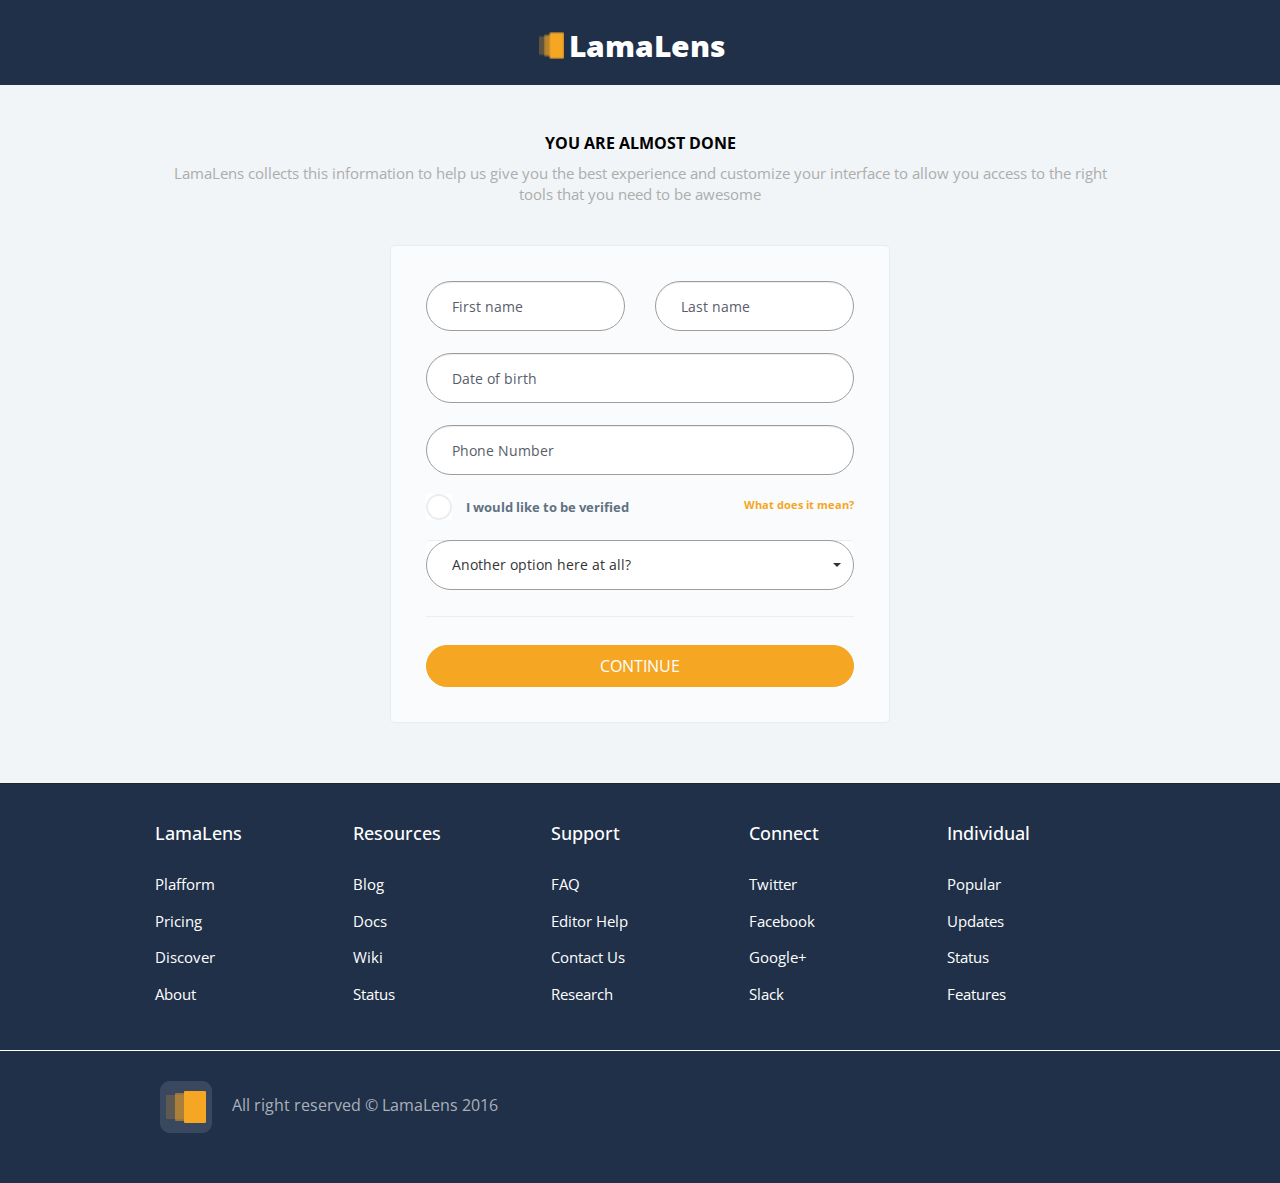
<file: register.html>
<!DOCTYPE html>
<html lang="en">
  <head>
    <meta charset="utf-8">
    <meta http-equiv="X-UA-Compatible" content="IE=edge">
    <meta name="viewport" content="width=device-width, initial-scale=1">
    <title> Lamalens | Almost done </title>
   
    <link href="css/bootstrap.css" rel="stylesheet">
    <link rel="stylesheet" href="font-awesome/css/font-awesome.min.css">
    <link href="css/custom-select.css" rel="stylesheet">
    <link href="http://vjs.zencdn.net/4.12/video-js.css" rel="stylesheet">
    <link href="css/prettyPhoto.css" rel="stylesheet"/>
    <link rel="stylesheet" href="css/style-filter.css"> <!-- Resource style -->
    <link rel="stylesheet" href="css/style.css">
    <link rel="stylesheet" href="css/responsive.css">

    <!--[if lt IE 9]>
      <script src="https://oss.maxcdn.com/html5shiv/3.7.2/html5shiv.min.js"></script>
      <script src="https://oss.maxcdn.com/respond/1.4.2/respond.min.js"></script>
    <![endif]-->

  </head>
  <body>
    <header>
      <nav class="navbar nav-area navbar-inner">
        <div class="container-fluid">
          <!-- Brand and toggle get grouped for better mobile display -->
          <div class="navbar-header">
              <a class="navbar-brand" href="#"> <img src="images/logo.png"> 
                 <span>LamaLens</span> 
              </a>
          </div>
          
        </div><!-- /.container-fluid -->
      </nav>
      <!--- End main nav -->
    </header>
    <section class="container">
       <div class="title-area">

           <h1>YOU ARE ALMOST DONE</h1>
           <p>LamaLens collects this information to help us give you the best experience and customize your interface to allow you access to the right tools that you need to be awesome</p>

       </div>

       <div class="register clear">
            <form class="create-from" action="#" method="">
                 <div class="row form-group">
                     <div class="col-sm-6 first-name">                         
                         <input type="text" class="form-control" placeholder="First name">
                     </div>
                     <div class="col-sm-6">
                         <input type="text" class="form-control" placeholder="Last name">
                     </div>
                 </div>
                 <div class="row form-group">
                     <div class="col-sm-12">
                         <input type="text" class="form-control" placeholder="Date of birth">
                     </div>
                  </div>
                  <div class="row form-group">
                     <div class="col-sm-12">
                         <input type="text" class="form-control" placeholder="Phone Number">
                     </div>
                  </div>

                  <div class="row form-group checkbox">
                     <div class="col-sm-12">
                          <div class="cd-filter-block">
                            <div class="list">                             
                              <input class="filter" type="checkbox" id="verified">
                              <label class="checkbox-label" for="verified"> I would like to be verified</label>

                              <a class="pull-right" href="#">What does it mean?</a>
                            </div> <!-- cd-filter-content -->
                          </div> <!-- cd-filter-block -->
                     </div>
                  </div>
                  <div class="row form-group option-select">
                     <div class="col-sm-12">                        
                         <select class="form-control">
                            <option>Another option here at all?</option>
                            <option>1</option>
                            <option>1</option>
                         </select>
                     </div>
                 </div>
                 <hr>
                 <div class="row">
                    <div class="col-md-12 text-center">
                       <button type="submit" class="btn btn-warning">Continue</button>
                      
                    </div>
                 </div>
            </form>
       </div>
    </section>

    <footer>
       <div class="container">
            <div class="row">
                <div class="footer-wiged">
                   <h4>LamaLens</h4>
                   <ul>
                     <li><a href="#">Plafform</a></li>
                     <li><a href="#">Pricing</a></li>
                     <li><a href="#">Discover</a></li>
                     <li><a href="#">About</a></li>
                   </ul>
                </div>
                <div class="footer-wiged">
                   <h4>Resources</h4>
                   <ul>
                     <li><a href="#">Blog</a></li>
                     <li><a href="#">Docs</a></li>
                     <li><a href="#">Wiki</a></li>
                     <li><a href="#">Status</a></li>
                   </ul>
                </div>
                <div class="footer-wiged">
                   <h4>Support</h4>
                   <ul>
                     <li><a href="#">FAQ</a></li>
                     <li><a href="#">Editor Help</a></li>
                     <li><a href="#">Contact Us</a></li>
                     <li><a href="#">Research</a></li>
                   </ul>
                </div>
                <div class="footer-wiged">
                   <h4>Connect</h4>
                   <ul>
                     <li><a href="#">Twitter</a></li>
                     <li><a href="#">Facebook</a></li>
                     <li><a href="#">Google+</a></li>
                     <li><a href="#">Slack</a></li>
                   </ul>
                </div>
                <div class="footer-wiged">
                   <h4>Individual</h4>
                   <ul>
                     <li><a href="#">Popular</a></li>
                     <li><a href="#">Updates</a></li>
                     <li><a href="#">Status</a></li>
                     <li><a href="#">Features</a></li>
                   </ul>
                </div>
                
            </div>
       </div>
       <div class="footer-bottom">
           <div class="container">
               <img src="images/footer-logo.png"> &nbsp; &nbsp;  All right reserved &copy; LamaLens 2016
           </div>
       </div>
    </footer>


    <script src="js/jquery.js"></script>
    <script src="js/bootstrap.min.js"></script>
    <script src="js/custom-select.js"></script>
    <script src="js/jquery.mixitup.min.js"></script>
    <script src="js/main.js"></script> <!-- Resource jQuery -->
    <script src="http://vjs.zencdn.net/4.12/video.js"></script>
    <script src="js/jquery.prettyPhoto.js"></script>
    <script src="js/custom.js"></script>
       
  </body>
</html>
</file>
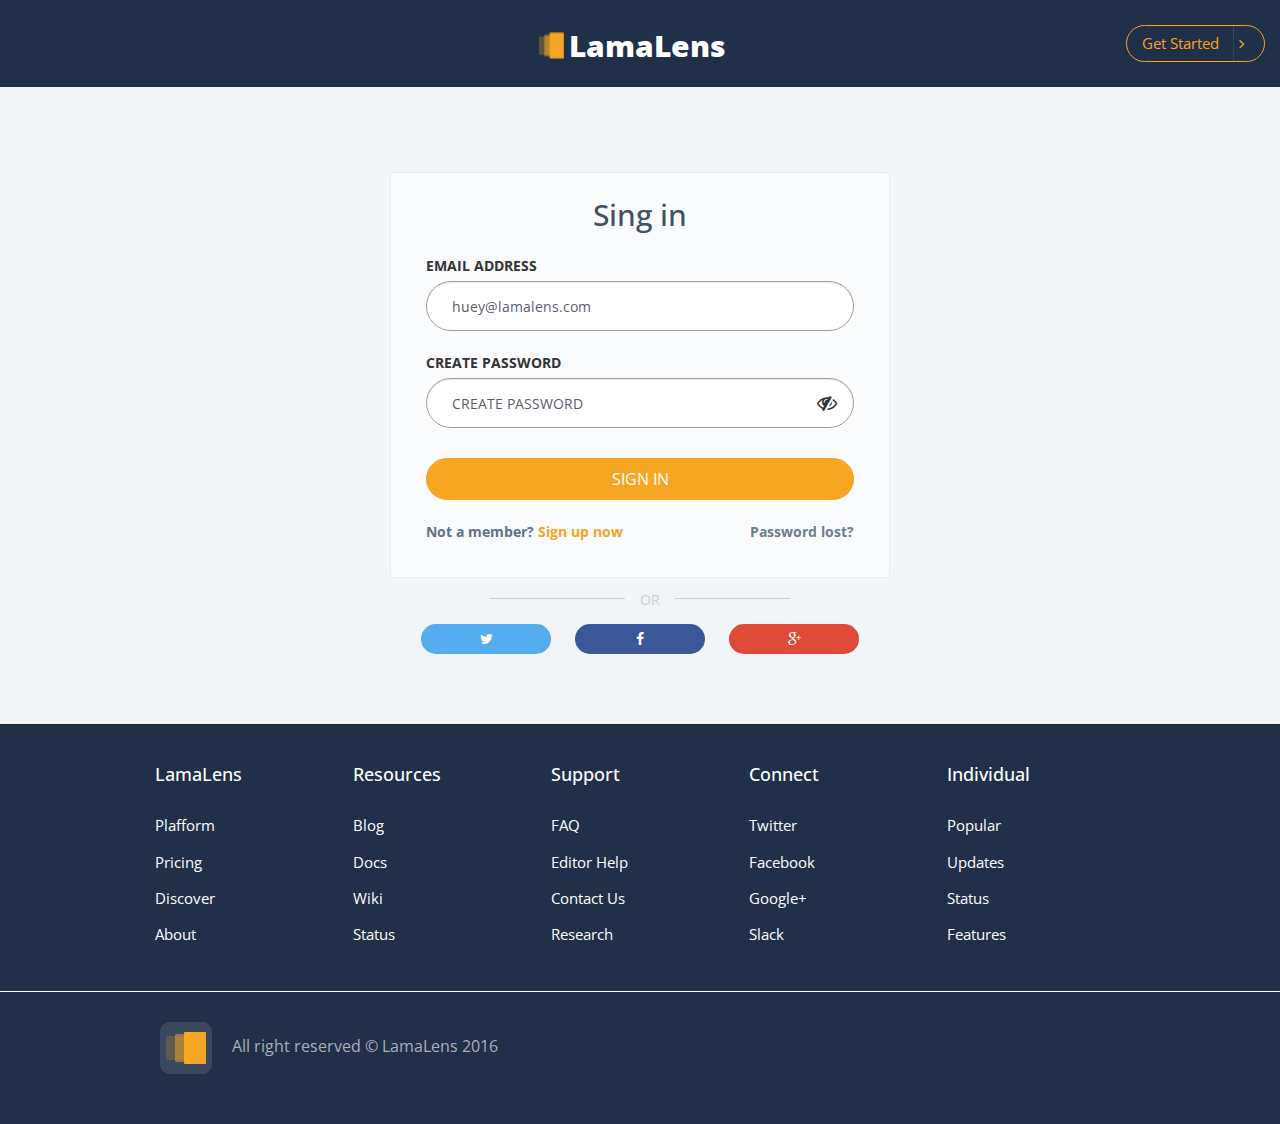
<file: signIn.html>
<!DOCTYPE html>
<html lang="en">
  <head>
    <meta charset="utf-8">
    <meta http-equiv="X-UA-Compatible" content="IE=edge">
    <meta name="viewport" content="width=device-width, initial-scale=1">
    <title> Lamalens | Sing in </title>
   
    <link href="css/bootstrap.css" rel="stylesheet">
    <link rel="stylesheet" href="font-awesome/css/font-awesome.min.css">
    <link href="css/custom-select.css" rel="stylesheet">
    <link href="http://vjs.zencdn.net/4.12/video-js.css" rel="stylesheet">
    <link href="css/prettyPhoto.css" rel="stylesheet"/>
    <link rel="stylesheet" href="css/style-filter.css"> <!-- Resource style -->
    <link rel="stylesheet" href="css/style.css">
    <link rel="stylesheet" href="css/responsive.css">

    <!--[if lt IE 9]>
      <script src="https://oss.maxcdn.com/html5shiv/3.7.2/html5shiv.min.js"></script>
      <script src="https://oss.maxcdn.com/respond/1.4.2/respond.min.js"></script>
    <![endif]-->

  </head>
  <body>
    <header>
      <nav class="navbar nav-area navbar-inner">
        <div class="container-fluid">
          <!-- Brand and toggle get grouped for better mobile display -->
          <div class="navbar-header">
              <a class="navbar-brand" href="#"> <img src="images/logo.png"> 
                 <span>LamaLens</span> 
              </a>
          </div>
          <a class="get-start" href="#"> Get Started  <span class="border"><i class="fa fa-angle-right" aria-hidden="true"></i></span> </a>
          
        </div><!-- /.container-fluid -->
      </nav>
      <!--- End main nav -->
    </header>
    <section class="container">
      
       <div class="register signIn clear">
            <form class="create-from" action="#" method="">
                <h4 class="text-center">Sing in</h4>
                 <div class="row form-group">
                     <div class="col-sm-12">
                         <label for="email">EMAIL ADDRESS</label>
                         <input type="text" id="email" class="form-control" placeholder="huey@lamalens.com">
                     </div>
                 </div>
                 <div class="row form-group">
                     <div class="col-sm-12 has-feedback">
                         <label for="password">CREATE PASSWORD</label>
                         <input type="password" id="password" class="form-control" placeholder="CREATE PASSWORD">
                         <span class="fa fa-eye-slash form-control-feedback" aria-hidden="true"></span>

                     </div>
                  </div>
                 <div class="row form-group">
                    <div class="col-md-12 text-center">
                       <button type="submit" class="btn btn-warning">Sign in</button>

                    </div>
                 </div>
                 <div class="row signin-bottom">
                    <div class="col-md-12">
                       <p class="sing-up pull-left">Not a member? <a href="#">Sign up now</a></p>
                       <p class="password-lost pull-right"><a href="#">Password lost?</a></p>
                    </div>
                 </div>
            </form>
            <div class="footer-social-icon">
              <div class="or"></div>
              <ul class="social-icon">
                <li><a class="twiter" href="#"><i class="fa fa-twitter" aria-hidden="true"></i></a></li>
                <li><a class="facebook" href="#"><i class="fa fa-facebook" aria-hidden="true"></i></a></li>
                <li><a class="googleplus" href="#"><i class="fa fa-google-plus" aria-hidden="true"></i></a></li>
              </ul>
            </div>
       </div>
    </section>

    <footer>
       <div class="container">
            <div class="row">
                <div class="footer-wiged">
                   <h4>LamaLens</h4>
                   <ul>
                     <li><a href="#">Plafform</a></li>
                     <li><a href="#">Pricing</a></li>
                     <li><a href="#">Discover</a></li>
                     <li><a href="#">About</a></li>
                   </ul>
                </div>
                <div class="footer-wiged">
                   <h4>Resources</h4>
                   <ul>
                     <li><a href="#">Blog</a></li>
                     <li><a href="#">Docs</a></li>
                     <li><a href="#">Wiki</a></li>
                     <li><a href="#">Status</a></li>
                   </ul>
                </div>
                <div class="footer-wiged">
                   <h4>Support</h4>
                   <ul>
                     <li><a href="#">FAQ</a></li>
                     <li><a href="#">Editor Help</a></li>
                     <li><a href="#">Contact Us</a></li>
                     <li><a href="#">Research</a></li>
                   </ul>
                </div>
                <div class="footer-wiged">
                   <h4>Connect</h4>
                   <ul>
                     <li><a href="#">Twitter</a></li>
                     <li><a href="#">Facebook</a></li>
                     <li><a href="#">Google+</a></li>
                     <li><a href="#">Slack</a></li>
                   </ul>
                </div>
                <div class="footer-wiged">
                   <h4>Individual</h4>
                   <ul>
                     <li><a href="#">Popular</a></li>
                     <li><a href="#">Updates</a></li>
                     <li><a href="#">Status</a></li>
                     <li><a href="#">Features</a></li>
                   </ul>
                </div>
                
            </div>
       </div>
       <div class="footer-bottom">
           <div class="container">
               <img src="images/footer-logo.png"> &nbsp; &nbsp;  All right reserved &copy; LamaLens 2016
           </div>
       </div>
    </footer>


    <script src="js/jquery.js"></script>
    <script src="js/bootstrap.min.js"></script>
    <script src="js/custom-select.js"></script>
    <script src="js/jquery.mixitup.min.js"></script>
    <script src="js/main.js"></script> <!-- Resource jQuery -->
    <script src="http://vjs.zencdn.net/4.12/video.js"></script>
    <script src="js/jquery.prettyPhoto.js"></script>
    <script src="js/custom.js"></script>
       
  </body>
</html>
</file>
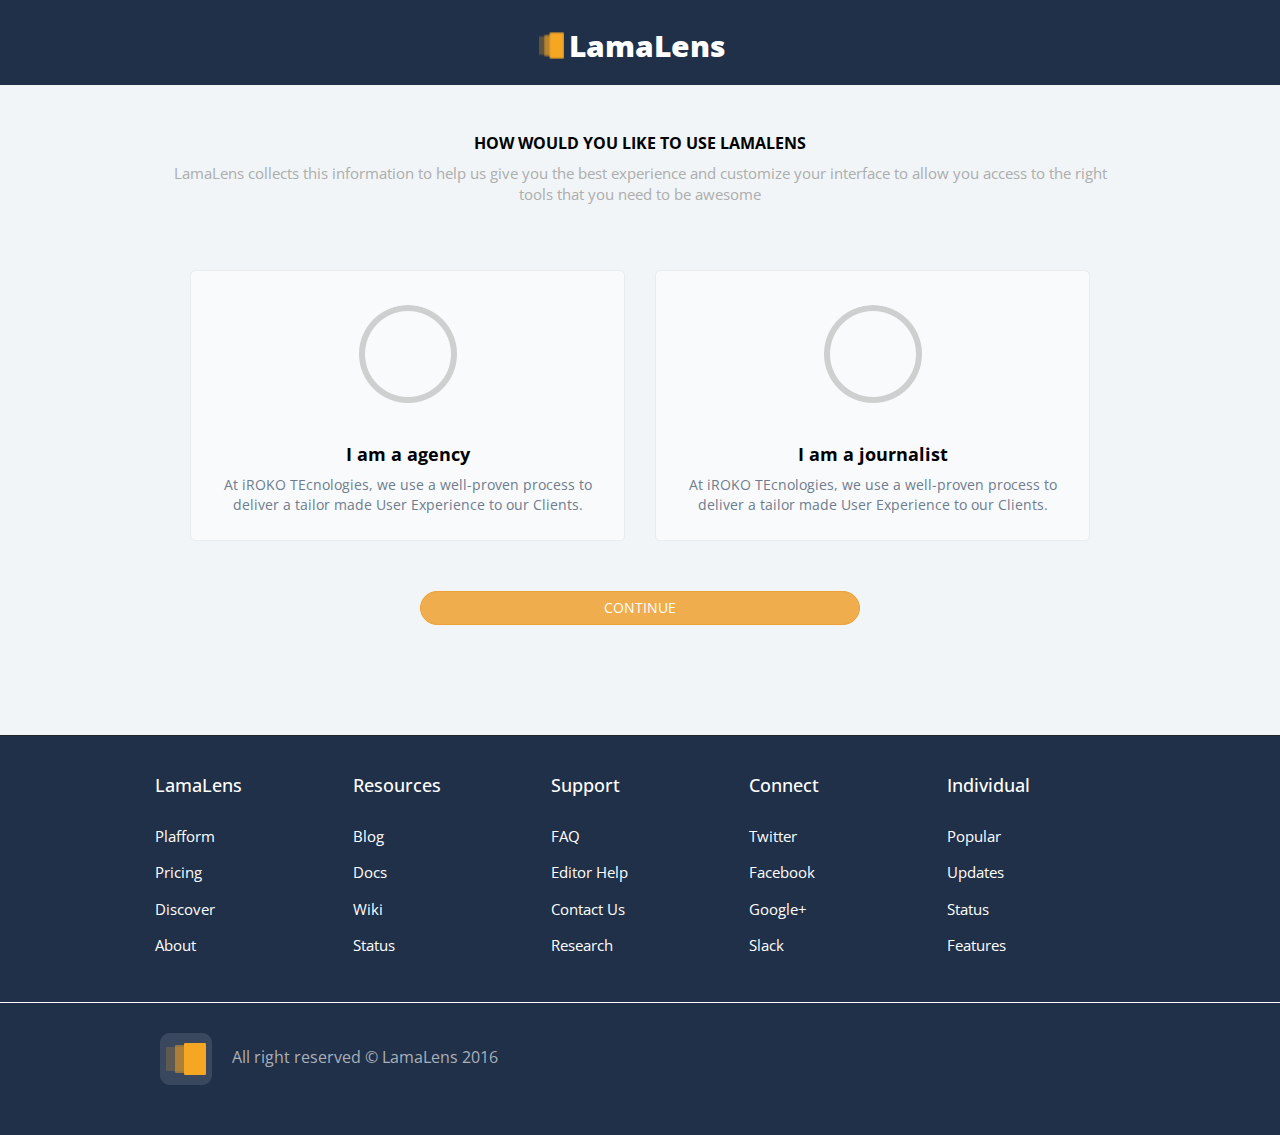
<file: use-lamalens.html>
<!DOCTYPE html>
<html lang="en">
  <head>
    <meta charset="utf-8">
    <meta http-equiv="X-UA-Compatible" content="IE=edge">
    <meta name="viewport" content="width=device-width, initial-scale=1">
    <title> Lamalens | Use Lamalens </title>
   
    <link href="css/bootstrap.css" rel="stylesheet">
    <link rel="stylesheet" href="font-awesome/css/font-awesome.min.css">
    <link href="css/custom-select.css" rel="stylesheet">
    <link href="http://vjs.zencdn.net/4.12/video-js.css" rel="stylesheet">
    <link href="css/prettyPhoto.css" rel="stylesheet"/>
    <link rel="stylesheet" href="css/style-filter.css"> <!-- Resource style -->
    <link rel="stylesheet" href="css/style.css">
    <link rel="stylesheet" href="css/responsive.css">

    <!--[if lt IE 9]>
      <script src="https://oss.maxcdn.com/html5shiv/3.7.2/html5shiv.min.js"></script>
      <script src="https://oss.maxcdn.com/respond/1.4.2/respond.min.js"></script>
    <![endif]-->

  </head>
  <body>
    <header>
      <nav class="navbar nav-area navbar-inner">
        <div class="container-fluid">
          <!-- Brand and toggle get grouped for better mobile display -->
          <div class="navbar-header">
              <a class="navbar-brand" href="#"> <img src="images/logo.png"> 
                 <span>LamaLens</span> 
              </a>
          </div>
          
        </div><!-- /.container-fluid -->
      </nav>
      <!--- End main nav -->
    </header>
    <section class="container">
       <div class="title-area">
           <h1>HOW WOULD YOU LIKE TO USE LAMALENS</h1>
           <p>LamaLens collects this information to help us give you the best experience and customize your interface to allow you access to the right tools that you need to be awesome</p>

       </div>
       <div class="col-md-12 use-lamalens-area">
          <form action="#" method="">
               <div class="col-sm-6">
                   <div class="would-like">
                     
                          <input id="agency" type="radio" name="lamalens" value="agency">
                          <label for="agency"></label>
                     

                       <h4>I am a agency</h4>
                       <p>At iROKO TEcnologies, we use a well-proven process to deliver a tailor made User Experience to our Clients.</p>
                   </div>
               </div>
               <div class="col-sm-6">
                 <div class="would-like">
                      
                        <input id="journalist" type="radio" name="lamalens" value="journalist">
                        <label for="journalist"></label>
                      

                      <h4>I am a journalist</h4>
                       <p>At iROKO TEcnologies, we use a well-proven process to deliver a tailor made User Experience to our Clients.</p>
                  </div>
               </div>
               <div class="col-md-12 text-center clear">
                 <button  type="submit" class="btn btn-warning use-lamalens-submit">CONTINUE</button>
              </div>
          </form>
       </div>
    </section>

    <footer>
       <div class="container">
            <div class="row">
                <div class="footer-wiged">
                   <h4>LamaLens</h4>
                   <ul>
                     <li><a href="#">Plafform</a></li>
                     <li><a href="#">Pricing</a></li>
                     <li><a href="#">Discover</a></li>
                     <li><a href="#">About</a></li>
                   </ul>
                </div>
                <div class="footer-wiged">
                   <h4>Resources</h4>
                   <ul>
                     <li><a href="#">Blog</a></li>
                     <li><a href="#">Docs</a></li>
                     <li><a href="#">Wiki</a></li>
                     <li><a href="#">Status</a></li>
                   </ul>
                </div>
                <div class="footer-wiged">
                   <h4>Support</h4>
                   <ul>
                     <li><a href="#">FAQ</a></li>
                     <li><a href="#">Editor Help</a></li>
                     <li><a href="#">Contact Us</a></li>
                     <li><a href="#">Research</a></li>
                   </ul>
                </div>
                <div class="footer-wiged">
                   <h4>Connect</h4>
                   <ul>
                     <li><a href="#">Twitter</a></li>
                     <li><a href="#">Facebook</a></li>
                     <li><a href="#">Google+</a></li>
                     <li><a href="#">Slack</a></li>
                   </ul>
                </div>
                <div class="footer-wiged">
                   <h4>Individual</h4>
                   <ul>
                     <li><a href="#">Popular</a></li>
                     <li><a href="#">Updates</a></li>
                     <li><a href="#">Status</a></li>
                     <li><a href="#">Features</a></li>
                   </ul>
                </div>
                
            </div>
       </div>
       <div class="footer-bottom">
           <div class="container">
               <img src="images/footer-logo.png"> &nbsp; &nbsp;  All right reserved &copy; LamaLens 2016
           </div>
       </div>
    </footer>


    <script src="js/jquery.js"></script>
    <script src="js/bootstrap.min.js"></script>
    <script src="js/custom-select.js"></script>
    <script src="js/jquery.mixitup.min.js"></script>
    <script src="js/main.js"></script> <!-- Resource jQuery -->
    <script src="http://vjs.zencdn.net/4.12/video.js"></script>
    <script src="js/jquery.prettyPhoto.js"></script>
    <script src="js/custom.js"></script>
       
  </body>
</html>
</file>
<file: css/prettyPhoto.css>
div.pp_default .pp_top,div.pp_default .pp_top .pp_middle,div.pp_default .pp_top .pp_left,div.pp_default .pp_top .pp_right,div.pp_default .pp_bottom,div.pp_default .pp_bottom .pp_left,div.pp_default .pp_bottom .pp_middle,div.pp_default .pp_bottom .pp_right{height:13px}
div.pp_default .pp_top .pp_left{background:url(../images/prettyPhoto/default/sprite.png) -78px -93px no-repeat}
div.pp_default .pp_top .pp_middle{background:url(../images/prettyPhoto/default/sprite_x.png) top left repeat-x}
div.pp_default .pp_top .pp_right{background:url(../images/prettyPhoto/default/sprite.png) -112px -93px no-repeat}
div.pp_default .pp_content .ppt{color:#f8f8f8}
div.pp_default .pp_content_container .pp_left{background:url(../images/prettyPhoto/default/sprite_y.png) -7px 0 repeat-y;padding-left:13px}
div.pp_default .pp_content_container .pp_right{background:url(../images/prettyPhoto/default/sprite_y.png) top right repeat-y;padding-right:13px}
div.pp_default .pp_next:hover{background:url(../images/prettyPhoto/default/sprite_next.png) center right no-repeat;cursor:pointer}
div.pp_default .pp_previous:hover{background:url(../images/prettyPhoto/default/sprite_prev.png) center left no-repeat;cursor:pointer}
div.pp_default .pp_expand{background:url(../images/prettyPhoto/default/sprite.png) 0 -29px no-repeat;cursor:pointer;width:28px;height:28px}
div.pp_default .pp_expand:hover{background:url(../images/prettyPhoto/default/sprite.png) 0 -56px no-repeat;cursor:pointer}
div.pp_default .pp_contract{background:url(../images/prettyPhoto/default/sprite.png) 0 -84px no-repeat;cursor:pointer;width:28px;height:28px}
div.pp_default .pp_contract:hover{background:url(../images/prettyPhoto/default/sprite.png) 0 -113px no-repeat;cursor:pointer}
div.pp_default .pp_close{width:30px;height:30px;background:url(../images/prettyPhoto/default/sprite.png) 2px 1px no-repeat;cursor:pointer}
div.pp_default .pp_gallery ul li a{background:url(../images/prettyPhoto/default/default_thumb.png) center center #f8f8f8;border:1px solid #aaa}
div.pp_default .pp_social{margin-top:7px}
div.pp_default .pp_gallery a.pp_arrow_previous,div.pp_default .pp_gallery a.pp_arrow_next{position:static;left:auto}
div.pp_default .pp_nav .pp_play,div.pp_default .pp_nav .pp_pause{background:url(../images/prettyPhoto/default/sprite.png) -51px 1px no-repeat;height:30px;width:30px}
div.pp_default .pp_nav .pp_pause{background-position:-51px -29px}
div.pp_default a.pp_arrow_previous,div.pp_default a.pp_arrow_next{background:url(../images/prettyPhoto/default/sprite.png) -31px -3px no-repeat;height:20px;width:20px;margin:4px 0 0}
div.pp_default a.pp_arrow_next{left:52px;background-position:-82px -3px}
div.pp_default .pp_content_container .pp_details{margin-top:5px}
div.pp_default .pp_nav{clear:none;height:30px;width:110px;position:relative}
div.pp_default .pp_nav .currentTextHolder{font-family:Georgia;font-style:italic;color:#999;font-size:11px;left:75px;line-height:25px;position:absolute;top:2px;margin:0;padding:0 0 0 10px}
div.pp_default .pp_close:hover,div.pp_default .pp_nav .pp_play:hover,div.pp_default .pp_nav .pp_pause:hover,div.pp_default .pp_arrow_next:hover,div.pp_default .pp_arrow_previous:hover{opacity:0.7}
div.pp_default .pp_description{font-size:11px;font-weight:700;line-height:14px;margin:5px 50px 5px 0}
div.pp_default .pp_bottom .pp_left{background:url(../images/prettyPhoto/default/sprite.png) -78px -127px no-repeat}
div.pp_default .pp_bottom .pp_middle{background:url(../images/prettyPhoto/default/sprite_x.png) bottom left repeat-x}
div.pp_default .pp_bottom .pp_right{background:url(../images/prettyPhoto/default/sprite.png) -112px -127px no-repeat}
div.pp_default .pp_loaderIcon{background:url(../images/prettyPhoto/default/loader.gif) center center no-repeat}
div.light_rounded .pp_top .pp_left{background:url(../images/prettyPhoto/light_rounded/sprite.png) -88px -53px no-repeat}
div.light_rounded .pp_top .pp_right{background:url(../images/prettyPhoto/light_rounded/sprite.png) -110px -53px no-repeat}
div.light_rounded .pp_next:hover{background:url(../images/prettyPhoto/light_rounded/btnNext.png) center right no-repeat;cursor:pointer}
div.light_rounded .pp_previous:hover{background:url(../images/prettyPhoto/light_rounded/btnPrevious.png) center left no-repeat;cursor:pointer}
div.light_rounded .pp_expand{background:url(../images/prettyPhoto/light_rounded/sprite.png) -31px -26px no-repeat;cursor:pointer}
div.light_rounded .pp_expand:hover{background:url(../images/prettyPhoto/light_rounded/sprite.png) -31px -47px no-repeat;cursor:pointer}
div.light_rounded .pp_contract{background:url(../images/prettyPhoto/light_rounded/sprite.png) 0 -26px no-repeat;cursor:pointer}
div.light_rounded .pp_contract:hover{background:url(../images/prettyPhoto/light_rounded/sprite.png) 0 -47px no-repeat;cursor:pointer}
div.light_rounded .pp_close{width:75px;height:22px;background:url(../images/prettyPhoto/light_rounded/sprite.png) -1px -1px no-repeat;cursor:pointer}
div.light_rounded .pp_nav .pp_play{background:url(../images/prettyPhoto/light_rounded/sprite.png) -1px -100px no-repeat;height:15px;width:14px}
div.light_rounded .pp_nav .pp_pause{background:url(../images/prettyPhoto/light_rounded/sprite.png) -24px -100px no-repeat;height:15px;width:14px}
div.light_rounded .pp_arrow_previous{background:url(../images/prettyPhoto/light_rounded/sprite.png) 0 -71px no-repeat}
div.light_rounded .pp_arrow_next{background:url(../images/prettyPhoto/light_rounded/sprite.png) -22px -71px no-repeat}
div.light_rounded .pp_bottom .pp_left{background:url(../images/prettyPhoto/light_rounded/sprite.png) -88px -80px no-repeat}
div.light_rounded .pp_bottom .pp_right{background:url(../images/prettyPhoto/light_rounded/sprite.png) -110px -80px no-repeat}
div.dark_rounded .pp_top .pp_left{background:url(../images/prettyPhoto/dark_rounded/sprite.png) -88px -53px no-repeat}
div.dark_rounded .pp_top .pp_right{background:url(../images/prettyPhoto/dark_rounded/sprite.png) -110px -53px no-repeat}
div.dark_rounded .pp_content_container .pp_left{background:url(../images/prettyPhoto/dark_rounded/contentPattern.png) top left repeat-y}
div.dark_rounded .pp_content_container .pp_right{background:url(../images/prettyPhoto/dark_rounded/contentPattern.png) top right repeat-y}
div.dark_rounded .pp_next:hover{background:url(../images/prettyPhoto/dark_rounded/btnNext.png) center right no-repeat;cursor:pointer}
div.dark_rounded .pp_previous:hover{background:url(../images/prettyPhoto/dark_rounded/btnPrevious.png) center left no-repeat;cursor:pointer}
div.dark_rounded .pp_expand{background:url(../images/prettyPhoto/dark_rounded/sprite.png) -31px -26px no-repeat;cursor:pointer}
div.dark_rounded .pp_expand:hover{background:url(../images/prettyPhoto/dark_rounded/sprite.png) -31px -47px no-repeat;cursor:pointer}
div.dark_rounded .pp_contract{background:url(../images/prettyPhoto/dark_rounded/sprite.png) 0 -26px no-repeat;cursor:pointer}
div.dark_rounded .pp_contract:hover{background:url(../images/prettyPhoto/dark_rounded/sprite.png) 0 -47px no-repeat;cursor:pointer}
div.dark_rounded .pp_close{width:75px;height:22px;background:url(../images/prettyPhoto/dark_rounded/sprite.png) -1px -1px no-repeat;cursor:pointer}
div.dark_rounded .pp_description{margin-right:85px;color:#fff}
div.dark_rounded .pp_nav .pp_play{background:url(../images/prettyPhoto/dark_rounded/sprite.png) -1px -100px no-repeat;height:15px;width:14px}
div.dark_rounded .pp_nav .pp_pause{background:url(../images/prettyPhoto/dark_rounded/sprite.png) -24px -100px no-repeat;height:15px;width:14px}
div.dark_rounded .pp_arrow_previous{background:url(../images/prettyPhoto/dark_rounded/sprite.png) 0 -71px no-repeat}
div.dark_rounded .pp_arrow_next{background:url(../images/prettyPhoto/dark_rounded/sprite.png) -22px -71px no-repeat}
div.dark_rounded .pp_bottom .pp_left{background:url(../images/prettyPhoto/dark_rounded/sprite.png) -88px -80px no-repeat}
div.dark_rounded .pp_bottom .pp_right{background:url(../images/prettyPhoto/dark_rounded/sprite.png) -110px -80px no-repeat}
div.dark_rounded .pp_loaderIcon{background:url(../images/prettyPhoto/dark_rounded/loader.gif) center center no-repeat}
div.dark_square .pp_left,div.dark_square .pp_middle,div.dark_square .pp_right,div.dark_square .pp_content{background:#000}
div.dark_square .pp_description{color:#fff;margin:0 85px 0 0}
div.dark_square .pp_loaderIcon{background:url(../images/prettyPhoto/dark_square/loader.gif) center center no-repeat}
div.dark_square .pp_expand{background:url(../images/prettyPhoto/dark_square/sprite.png) -31px -26px no-repeat;cursor:pointer}
div.dark_square .pp_expand:hover{background:url(../images/prettyPhoto/dark_square/sprite.png) -31px -47px no-repeat;cursor:pointer}
div.dark_square .pp_contract{background:url(../images/prettyPhoto/dark_square/sprite.png) 0 -26px no-repeat;cursor:pointer}
div.dark_square .pp_contract:hover{background:url(../images/prettyPhoto/dark_square/sprite.png) 0 -47px no-repeat;cursor:pointer}
div.dark_square .pp_close{width:75px;height:22px;background:url(../images/prettyPhoto/dark_square/sprite.png) -1px -1px no-repeat;cursor:pointer}
div.dark_square .pp_nav{clear:none}
div.dark_square .pp_nav .pp_play{background:url(../images/prettyPhoto/dark_square/sprite.png) -1px -100px no-repeat;height:15px;width:14px}
div.dark_square .pp_nav .pp_pause{background:url(../images/prettyPhoto/dark_square/sprite.png) -24px -100px no-repeat;height:15px;width:14px}
div.dark_square .pp_arrow_previous{background:url(../images/prettyPhoto/dark_square/sprite.png) 0 -71px no-repeat}
div.dark_square .pp_arrow_next{background:url(../images/prettyPhoto/dark_square/sprite.png) -22px -71px no-repeat}
div.dark_square .pp_next:hover{background:url(../images/prettyPhoto/dark_square/btnNext.png) center right no-repeat;cursor:pointer}
div.dark_square .pp_previous:hover{background:url(../images/prettyPhoto/dark_square/btnPrevious.png) center left no-repeat;cursor:pointer}
div.light_square .pp_expand{background:url(../images/prettyPhoto/light_square/sprite.png) -31px -26px no-repeat;cursor:pointer}
div.light_square .pp_expand:hover{background:url(../images/prettyPhoto/light_square/sprite.png) -31px -47px no-repeat;cursor:pointer}
div.light_square .pp_contract{background:url(../images/prettyPhoto/light_square/sprite.png) 0 -26px no-repeat;cursor:pointer}
div.light_square .pp_contract:hover{background:url(../images/prettyPhoto/light_square/sprite.png) 0 -47px no-repeat;cursor:pointer}
div.light_square .pp_close{width:75px;height:22px;background:url(../images/prettyPhoto/light_square/sprite.png) -1px -1px no-repeat;cursor:pointer}
div.light_square .pp_nav .pp_play{background:url(../images/prettyPhoto/light_square/sprite.png) -1px -100px no-repeat;height:15px;width:14px}
div.light_square .pp_nav .pp_pause{background:url(../images/prettyPhoto/light_square/sprite.png) -24px -100px no-repeat;height:15px;width:14px}
div.light_square .pp_arrow_previous{background:url(../images/prettyPhoto/light_square/sprite.png) 0 -71px no-repeat}
div.light_square .pp_arrow_next{background:url(../images/prettyPhoto/light_square/sprite.png) -22px -71px no-repeat}
div.light_square .pp_next:hover{background:url(../images/prettyPhoto/light_square/btnNext.png) center right no-repeat;cursor:pointer}
div.light_square .pp_previous:hover{background:url(../images/prettyPhoto/light_square/btnPrevious.png) center left no-repeat;cursor:pointer}
div.facebook .pp_top .pp_left{background:url(../images/prettyPhoto/facebook/sprite.png) -88px -53px no-repeat}
div.facebook .pp_top .pp_middle{background:url(../images/prettyPhoto/facebook/contentPatternTop.png) top left repeat-x}
div.facebook .pp_top .pp_right{background:url(../images/prettyPhoto/facebook/sprite.png) -110px -53px no-repeat}
div.facebook .pp_content_container .pp_left{background:url(../images/prettyPhoto/facebook/contentPatternLeft.png) top left repeat-y}
div.facebook .pp_content_container .pp_right{background:url(../images/prettyPhoto/facebook/contentPatternRight.png) top right repeat-y}
div.facebook .pp_expand{background:url(../images/prettyPhoto/facebook/sprite.png) -31px -26px no-repeat;cursor:pointer}
div.facebook .pp_expand:hover{background:url(../images/prettyPhoto/facebook/sprite.png) -31px -47px no-repeat;cursor:pointer}
div.facebook .pp_contract{background:url(../images/prettyPhoto/facebook/sprite.png) 0 -26px no-repeat;cursor:pointer}
div.facebook .pp_contract:hover{background:url(../images/prettyPhoto/facebook/sprite.png) 0 -47px no-repeat;cursor:pointer}
div.facebook .pp_close{width:22px;height:22px;background:url(../images/prettyPhoto/facebook/sprite.png) -1px -1px no-repeat;cursor:pointer}
div.facebook .pp_description{margin:0 37px 0 0}
div.facebook .pp_loaderIcon{background:url(../images/prettyPhoto/facebook/loader.gif) center center no-repeat}
div.facebook .pp_arrow_previous{background:url(../images/prettyPhoto/facebook/sprite.png) 0 -71px no-repeat;height:22px;margin-top:0;width:22px}
div.facebook .pp_arrow_previous.disabled{background-position:0 -96px;cursor:default}
div.facebook .pp_arrow_next{background:url(../images/prettyPhoto/facebook/sprite.png) -32px -71px no-repeat;height:22px;margin-top:0;width:22px}
div.facebook .pp_arrow_next.disabled{background-position:-32px -96px;cursor:default}
div.facebook .pp_nav{margin-top:0}
div.facebook .pp_nav p{font-size:15px;padding:0 3px 0 4px}
div.facebook .pp_nav .pp_play{background:url(../images/prettyPhoto/facebook/sprite.png) -1px -123px no-repeat;height:22px;width:22px}
div.facebook .pp_nav .pp_pause{background:url(../images/prettyPhoto/facebook/sprite.png) -32px -123px no-repeat;height:22px;width:22px}
div.facebook .pp_next:hover{background:url(../images/prettyPhoto/facebook/btnNext.png) center right no-repeat;cursor:pointer}
div.facebook .pp_previous:hover{background:url(../images/prettyPhoto/facebook/btnPrevious.png) center left no-repeat;cursor:pointer}
div.facebook .pp_bottom .pp_left{background:url(../images/prettyPhoto/facebook/sprite.png) -88px -80px no-repeat}
div.facebook .pp_bottom .pp_middle{background:url(../images/prettyPhoto/facebook/contentPatternBottom.png) top left repeat-x}
div.facebook .pp_bottom .pp_right{background:url(../images/prettyPhoto/facebook/sprite.png) -110px -80px no-repeat}
div.pp_pic_holder a:focus{outline:none}
div.pp_overlay{background:#000;display:none;left:0;position:absolute;top:0;width:100%;z-index:9500}
div.pp_pic_holder{display:none;position:absolute;width:100px;z-index:10000}
.pp_content{height:40px;min-width:40px}
* html .pp_content{width:40px}
.pp_content_container{position:relative;text-align:left;width:100%}
.pp_content_container .pp_left{padding-left:20px}
.pp_content_container .pp_right{padding-right:20px}
.pp_content_container .pp_details{float:left;margin:10px 0 2px}
.pp_description{display:none;margin:0}
.pp_social{float:left;margin:0}
.pp_social .facebook{float:left;margin-left:5px;width:55px;overflow:hidden}
.pp_social .twitter{float:left}
.pp_nav{clear:right;float:left;margin:3px 10px 0 0}
.pp_nav p{float:left;white-space:nowrap;margin:2px 4px}
.pp_nav .pp_play,.pp_nav .pp_pause{float:left;margin-right:4px;text-indent:-10000px}
a.pp_arrow_previous,a.pp_arrow_next{display:block;float:left;height:15px;margin-top:3px;overflow:hidden;text-indent:-10000px;width:14px}
.pp_hoverContainer{position:absolute;top:0;width:100%;z-index:2000}
.pp_gallery{display:none;left:50%;margin-top:-50px;position:absolute;z-index:10000}
.pp_gallery div{float:left;overflow:hidden;position:relative}
.pp_gallery ul{float:left;height:35px;position:relative;white-space:nowrap;margin:0 0 0 5px;padding:0}
.pp_gallery ul a{border:1px rgba(0,0,0,0.5) solid;display:block;float:left;height:33px;overflow:hidden}
.pp_gallery ul a img{border:0}
.pp_gallery li{display:block;float:left;margin:0 5px 0 0;padding:0}
.pp_gallery li.default a{background:url(../images/prettyPhoto/facebook/default_thumbnail.gif) 0 0 no-repeat;display:block;height:33px;width:50px}
.pp_gallery .pp_arrow_previous,.pp_gallery .pp_arrow_next{margin-top:7px!important}
a.pp_next{background:url(../images/prettyPhoto/light_rounded/btnNext.png) 10000px 10000px no-repeat;display:block;float:right;height:100%;text-indent:-10000px;width:49%}
a.pp_previous{background:url(../images/prettyPhoto/light_rounded/btnNext.png) 10000px 10000px no-repeat;display:block;float:left;height:100%;text-indent:-10000px;width:49%}
a.pp_expand,a.pp_contract{cursor:pointer;display:none;height:20px;position:absolute;right:30px;text-indent:-10000px;top:10px;width:20px;z-index:20000}
a.pp_close{position:absolute;right:0;top:0;display:block;line-height:22px;text-indent:-10000px}
.pp_loaderIcon{display:block;height:24px;left:50%;position:absolute;top:50%;width:24px;margin:-12px 0 0 -12px}
#pp_full_res{line-height:1!important}
#pp_full_res .pp_inline{text-align:left}
#pp_full_res .pp_inline p{margin:0 0 15px}
div.ppt{color:#fff;display:none;font-size:17px;z-index:9999;margin:0 0 5px 15px}
div.pp_default .pp_content,div.light_rounded .pp_content{background-color:#fff}
div.pp_default #pp_full_res .pp_inline,div.light_rounded .pp_content .ppt,div.light_rounded #pp_full_res .pp_inline,div.light_square .pp_content .ppt,div.light_square #pp_full_res .pp_inline,div.facebook .pp_content .ppt,div.facebook #pp_full_res .pp_inline{color:#000}
div.pp_default .pp_gallery ul li a:hover,div.pp_default .pp_gallery ul li.selected a,.pp_gallery ul a:hover,.pp_gallery li.selected a{border-color:#fff}
div.pp_default .pp_details,div.light_rounded .pp_details,div.dark_rounded .pp_details,div.dark_square .pp_details,div.light_square .pp_details,div.facebook .pp_details{position:relative}
div.light_rounded .pp_top .pp_middle,div.light_rounded .pp_content_container .pp_left,div.light_rounded .pp_content_container .pp_right,div.light_rounded .pp_bottom .pp_middle,div.light_square .pp_left,div.light_square .pp_middle,div.light_square .pp_right,div.light_square .pp_content,div.facebook .pp_content{background:#fff}
div.light_rounded .pp_description,div.light_square .pp_description{margin-right:85px}
div.light_rounded .pp_gallery a.pp_arrow_previous,div.light_rounded .pp_gallery a.pp_arrow_next,div.dark_rounded .pp_gallery a.pp_arrow_previous,div.dark_rounded .pp_gallery a.pp_arrow_next,div.dark_square .pp_gallery a.pp_arrow_previous,div.dark_square .pp_gallery a.pp_arrow_next,div.light_square .pp_gallery a.pp_arrow_previous,div.light_square .pp_gallery a.pp_arrow_next{margin-top:12px!important}
div.light_rounded .pp_arrow_previous.disabled,div.dark_rounded .pp_arrow_previous.disabled,div.dark_square .pp_arrow_previous.disabled,div.light_square .pp_arrow_previous.disabled{background-position:0 -87px;cursor:default}
div.light_rounded .pp_arrow_next.disabled,div.dark_rounded .pp_arrow_next.disabled,div.dark_square .pp_arrow_next.disabled,div.light_square .pp_arrow_next.disabled{background-position:-22px -87px;cursor:default}
div.light_rounded .pp_loaderIcon,div.light_square .pp_loaderIcon{background:url(../images/prettyPhoto/light_rounded/loader.gif) center center no-repeat}
div.dark_rounded .pp_top .pp_middle,div.dark_rounded .pp_content,div.dark_rounded .pp_bottom .pp_middle{background:url(../images/prettyPhoto/dark_rounded/contentPattern.png) top left repeat}
div.dark_rounded .currentTextHolder,div.dark_square .currentTextHolder{color:#c4c4c4}
div.dark_rounded #pp_full_res .pp_inline,div.dark_square #pp_full_res .pp_inline{color:#fff}
.pp_top,.pp_bottom{height:20px;position:relative}
* html .pp_top,* html .pp_bottom{padding:0 20px}
.pp_top .pp_left,.pp_bottom .pp_left{height:20px;left:0;position:absolute;width:20px}
.pp_top .pp_middle,.pp_bottom .pp_middle{height:20px;left:20px;position:absolute;right:20px}
* html .pp_top .pp_middle,* html .pp_bottom .pp_middle{left:0;position:static}
.pp_top .pp_right,.pp_bottom .pp_right{height:20px;left:auto;position:absolute;right:0;top:0;width:20px}
.pp_fade,.pp_gallery li.default a img{display:none}
</file>
<file: css/style-filter.css>
html {
  font-size: 62.5%;
}

html * {
  -webkit-font-smoothing: antialiased;
  -moz-osx-font-smoothing: grayscale;
}

a {
  color: #41307c;
  text-decoration: none;
}

/* -------------------------------- 

Main Components 

-------------------------------- */

.cd-filter-content.list{
  margin-bottom: 0;
  margin-top: 10px;
}

.cd-header {
  position: relative;
  height: 150px;
  background-color: #331d35;
}
.cd-header h1 {
  color: #ffffff;
  line-height: 150px;
  text-align: center;
  font-size: 2.4rem;
  font-weight: 300;
}

.filter-sort-area{
   float: right;
   display: inline-block;
   margin-top: 5px;
}
@media only screen and (min-width: 1170px) {
  .cd-header {
    height: 180px;
  }
  .cd-header h1 {
    line-height: 180px;
  }
}

.cd-main-content {
  position: relative;
  min-height: 100vh;
  overflow: hidden;
}
.cd-main-content:after {
  content: "";
  display: table;
  clear: both;
}
.cd-main-content.is-fixed .cd-tab-filter-wrapper {
  position: relative;
  top: 0;
  left: 0;
  width: 100%;
  z-index: 1000;
}
.cd-main-content.is-fixed .cd-gallery {
  padding-top:30px;
}
/*.cd-main-content.is-fixed .cd-filter {
  position: fixed;
  height: 100vh;
  overflow: hidden;
}*/
.cd-main-content.is-fixed .cd-filter form {
  height: 100vh;
  overflow: auto;
  -webkit-overflow-scrolling: touch;
}
.cd-main-content.is-fixed .cd-filter-trigger {
  position: absolute;
}
@media only screen and (min-width: 768px) {
  .cd-main-content.is-fixed .cd-gallery {
    padding-top:30px;
  }
}
@media only screen and (min-width: 1170px) {
  .cd-main-content.is-fixed .cd-gallery {
    padding-top: 10px;
  }
}

/* -------------------------------- 

xtab-filter 

-------------------------------- */
.cd-tab-filter-wrapper {
  z-index: 1;
  padding-bottom: 50px;
  clear: both;
}

.cd-tab-filter-wrapper:after {
  content: "";
  display: table;
  clear: both;
}

.cd-tab-filter {
  /* tabbed navigation style on mobile - dropdown */
  position: relative;
  height: 50px;
  width: 140px;
  margin: 0 auto;
  z-index: 1;
}
.cd-tab-filter::after {
  /* small arrow icon */
  content: '';
  position: absolute;
  right: 14px;
  top: 50%;
  bottom: auto;
  -webkit-transform: translateY(-50%);
  -moz-transform: translateY(-50%);
  -ms-transform: translateY(-50%);
  -o-transform: translateY(-50%);
  transform: translateY(-50%);
  display: inline-block;
  width: 16px;
  height: 16px;
  background: url("../img/cd-icon-arrow.svg") no-repeat center center;
  -webkit-transition: all 0.3s;
  -moz-transition: all 0.3s;
  transition: all 0.3s;
  pointer-events: none;
}
.cd-tab-filter ul {
  position: absolute;
  top: 0;
  left: 0;
}
.cd-tab-filter li {
  display: none;
}
.cd-tab-filter li:first-child {
  /* this way the placehodler is alway visible */
  display: block;
}
.cd-tab-filter a {
  display: block;
  /* set same size of the .cd-tab-filter */
  width: 140px;
  padding-left: 14px;
}
.cd-tab-filter a.selected {
  background: #41307c;
  color: #ffffff;
}
.cd-tab-filter.is-open::after {
  /* small arrow rotation */
  -webkit-transform: translateY(-50%) rotate(-180deg);
  -moz-transform: translateY(-50%) rotate(-180deg);
  -ms-transform: translateY(-50%) rotate(-180deg);
  -o-transform: translateY(-50%) rotate(-180deg);
  transform: translateY(-50%) rotate(-180deg);
}
.cd-tab-filter.is-open ul {
  box-shadow: inset 0 -2px 0 #41307c, 0 2px 10px rgba(0, 0, 0, 0.2);
}
.cd-tab-filter.is-open ul li {
  display: block;
}
.cd-tab-filter.is-open .placeholder a {
  /* reduces the opacity of the placeholder on mobile when the menu is open */
  opacity: .4;
}
@media only screen and (min-width: 768px) {
  .cd-tab-filter {
    /* tabbed navigation style on medium devices */
    width: auto;
    cursor: auto;
  }
  .cd-tab-filter::after {
    /* hide the arrow */
    display: none;
  }
  .cd-tab-filter ul {
    position: static;
    box-shadow: none;
    text-align: center;
    margin-bottom: 0;
    margin-left:0;
  }
  .cd-tab-filter li {
    display: inline-block;
    height: 50px;
  }
  .cd-tab-filter li.placeholder {
    display: none !important;
  }

.cd-filters li a {
    display: inline-block;
    padding: 5px 5px;
    width: auto;
    color: #8092a6;
    text-transform: uppercase;
    font-weight: 400;
    font-size: 20px;
    margin: 0;
    margin-top: 0;
}

  .no-touch .cd-filters li a:hover, .cd-filters li a:hover{
     color: #000;
     border-bottom:3px solid #f5a623;
  }
  .cd-filters li a.selected {
    background: transparent;
    color:#000;
    border-bottom:3px solid #f5a623;
    font-weight: 600;
    text-decoration: none;
    /* create border bottom using box-shadow property */
  }
  .cd-tab-filter.is-open ul li {
    display: inline-block;
  }
}
@media only screen and (min-width: 1170px) {
  .cd-tab-filter {
    /* tabbed navigation on big devices */
    width: 100%;
    float: right;
    margin: 0;
    -webkit-transition: width 0.3s;
    -moz-transition: width 0.3s;
    transition: width 0.3s;
  }
  .cd-tab-filter.filter-is-visible {
    /* reduce width when filter is visible */
    width:100%;
  }
}

/* -------------------------------- 

xgallery 

-------------------------------- */
.cd-gallery {
  padding: 26px 5%;
  width: 78%;
  float: right;
}
.cd-gallery li {
  margin-bottom: 1.6em;
  display: none;
}
.cd-gallery li.gap {
  /* used in combination with text-align: justify to align gallery elements */
  opacity: 0;
  height: 0;
  display: inline-block;
}
.cd-gallery img {
  display: inline-block;
}
.cd-gallery .cd-fail-message {
  display: none;
  text-align: center;
}
@media only screen and (min-width: 768px) {
  .cd-gallery {
    padding: 40px 3%;
  }
  .cd-gallery ul {
    text-align: justify;
    display: inline-block;
  }
  .cd-gallery ul:after {
    content: "";
    display: table;
    clear: both;
  }
  .cd-gallery .video-thumb-gallary ul li {
    width:33%;
    margin-bottom: 20px;
  }
}
@media only screen and (min-width: 1170px) {
  .cd-gallery {
    padding:0 0 0 100px;
    float: right;
    -webkit-transition: width 0.3s;
    -moz-transition: width 0.3s;
    transition: width 0.3s;
  }
  .cd-gallery li {
    width:33%;
    -webkit-transition: all 0.3s;
    -moz-transition: all 0.3s;
    transition: all 0.3s;
  }
  .cd-gallery.filter-is-visible {
    /* reduce width when filter is visible */
    width:100%;
  }
}

/* -------------------------------- 

xfilter 

-------------------------------- */
.cd-filter {
  position: absolute;
  top: 0;
  left: 0;
  width: 310px;
  height: auto;
  background: #fff;
  box-shadow: 4px 4px 20px transparent;
  z-index:1000;
  /* Force Hardware Acceleration in WebKit */
  -webkit-transform: translateZ(0);
  -moz-transform: translateZ(0);
  -ms-transform: translateZ(0);
  -o-transform: translateZ(0);
  transform: translateZ(0);
  -webkit-backface-visibility: hidden;
  backface-visibility: hidden;
  -webkit-transform: translateX(-100%);
  -moz-transform: translateX(-100%);
  -ms-transform: translateX(-100%);
  -o-transform: translateX(-100%);
  transform: translateX(-100%);
  -webkit-transition: -webkit-transform 0.3s, box-shadow 0.3s;
  -moz-transition: -moz-transform 0.3s, box-shadow 0.3s;
  transition: transform 0.3s, box-shadow 0.3s;
}
.cd-filter::before {
  /* top colored bar */
  content: '';
  position: absolute;
  top: 0;
  left: 0;
  height: 50px;
  width: 100%;
  background-color: #fff;
  z-index: 2;
  border-bottom: 1px solid #eaeaea
}
.cd-filter form {
  padding: 70px 20px;
}
.cd-filter .cd-close {
  position: absolute;
  top: 0;
  right: 0;
  height: 50px;
  line-height: 50px;
  width: 60px;
  color: #f6ac32;
  font-size: 1.3rem;
  text-align: center;
  opacity:1;
  z-index: 3;
  text-transform: uppercase;
}
.no-touch .cd-filter .cd-close:hover {
  background: #32255f;
}
.cd-filter.filter-is-visible {
  -webkit-transform: translateX(0);
  -moz-transform: translateX(0);
  -ms-transform: translateX(0);
  -o-transform: translateX(0);
  transform: translateX(0);
  box-shadow: 4px 4px 20px rgba(0, 0, 0, 0.2);
}
.cd-filter.filter-is-visible .cd-close {
  opacity: 1;
}
@media only screen and (min-width: 1170px) {
  .cd-filter {
    width: 22%;
  }
  .cd-filter form {
    padding: 70px 0;
    background: #fff;
    border-right: 1px solid #eaeaea
  }
}

.cd-filter-trigger {
  position: relative;
  background: red;
  top: 0;
  left: 0;
  height: 50px;
  line-height: 50px;
  width: 60px;
  /* image replacement */
  overflow: hidden;
  text-indent: 100%;
  color: transparent;
  white-space: nowrap;
  /*background: transparent url("../images/filter-icon.png") no-repeat center center;*/
  z-index:60;
}
.cd-filter-trigger.filter-is-visible {
  pointer-events: none;
}
@media only screen and (min-width: 1170px) {
  .cd-filter-trigger {
    width: auto;
    left: 2%;
    text-indent: 0;
    color: #9a9a9a;
    text-transform: uppercase;
    font-size: 1.3rem;
    font-weight: 700;
    padding-left: 24px;
    background-position: left center;
    -webkit-transition: color 0.3s;
    -moz-transition: color 0.3s;
    transition: color 0.3s;
  }
  .cd-filter-trigger:hover {
    width: auto;
    left: 2%;
    text-indent: 0;
    color: #9a9a9a;
    text-transform: uppercase;
    font-size: 1.3rem;
    font-weight: 700;
    padding-left: 24px;
    background-position: left center;
    -webkit-transition: color 0.3s;
    -moz-transition: color 0.3s;
    transition: color 0.3s;
  }
  .no-touch .cd-filter-trigger:hover {
    color: #b8bfc6;
  }
  .cd-filter-trigger.filter-is-visible, .cd-filter-trigger.filter-is-visible:hover {
    color: #ffffff;
  }
}

/* -------------------------------- 

xcustom form elements 

-------------------------------- */
.cd-filter-block {
  padding:20px 10%; 
  border-bottom: 1px solid #eaeaea 
}
.cd-filter-block h4 {
  /* filter block title */
  position: relative;
  margin-bottom: .2em;
  padding: 10px 0;
  color: #000;
  text-transform: uppercase;
  font-weight:600;
  font-size: 14px;
  -webkit-user-select: none;
  -moz-user-select: none;
  -ms-user-select: none;
  user-select: none;
  cursor: pointer;
  margin: 0;

}
.no-touch .cd-filter-block h4:hover {
  color: #41307c;
}
.cd-filter-block h4::before {
  /* arrow */
  content: '';
  position: absolute;
  right: 0;
  top:11px;
  width:18px;
  height:17px;
  background: url(../images/filter-minus.png) no-repeat center center;
}
.cd-filter-block h4.closed::before {
   background: url("../images/filter-plus.png") no-repeat center center;
}
.cd-filter-block input, .cd-filter-block select,
.cd-filter-block .radio-label::before,
.cd-filter-block .checkbox-label::before {
  /* shared style for input elements */
  font-family: "Open Sans", sans-serif;
  border-radius: 0;
  background-color: #232527;
}
.cd-filter-block input[type='search'],
.cd-filter-block input[type='text'],
.cd-filter-block select {
  width: 100%;
  padding: .8em;
  -webkit-appearance: none;
  -moz-appearance: none;
  -ms-appearance: none;
  -o-appearance: none;
  appearance: none;
  box-shadow: none;
}
.cd-filter-block input[type='search']:focus,
.cd-filter-block input[type='text']:focus,
.cd-filter-block select:focus {
  outline: none;
  background-color: #ffffff;
  border-color: #41307c;
}
.cd-filter-block input[type='search'] {
  /* custom style for the search element */
  border-color: transparent;
  background-color: #e6e6e6;
  /* prevent jump - ios devices */
  font-size: 1.6rem !important;
}
.cd-filter-block input[type='search']::-webkit-search-cancel-button {
  display: none;
}
.cd-filter-block .cd-select {
  /* select element wrapper */
  position: relative;
}
.cd-filter-block .cd-select::after {
  /* switcher arrow for select element */
  content: '';
  position: absolute;
  z-index: 1;
  right: 14px;
  top: 50%;
  -webkit-transform: translateY(-50%);
  -moz-transform: translateY(-50%);
  -ms-transform: translateY(-50%);
  -o-transform: translateY(-50%);
  transform: translateY(-50%);
  display: block;
  width: 16px;
  height: 16px;
  background: url("../img/cd-icon-arrow.svg") no-repeat center center;
  pointer-events: none;
}

.cd-filter-block select {
  cursor: pointer;
  font-size: 1.4rem;
}
.cd-filter-block select::-ms-expand {
  display: none;
}
.cd-filter-block .list li {
  position: relative;
  margin-bottom:0;
}
.cd-filter-block .list li:last-of-type {
  margin-bottom: 0;
}
.cd-filter-block input[type=radio],
.cd-filter-block input[type=checkbox] {
  /* hide original check and radio buttons */
  position: absolute;
  left: 0;
  top: 0;
  margin: 0;
  padding: 0;
  opacity: 0;
  z-index: 2;
}
.cd-filter-block .checkbox-label, .cd-filter-block .radio-label {
    padding-left: 40px;
    font-size: 13px;
    -webkit-user-select: none;
    -moz-user-select: none;
    -ms-user-select: none;
    user-select: none;
    margin-bottom: 15px;
    font-weight: normal;
    cursor: pointer;
    color: #000;
}
.cd-filter-block .checkbox-label::before, .cd-filter-block .checkbox-label::after,
.cd-filter-block .radio-label::before,
.cd-filter-block .radio-label::after {
  /* custom radio and check boxes */
  content: '';
  display: block;
  position: absolute;
  top: 50%;
  -webkit-transform: translateY(-50%);
  -moz-transform: translateY(-50%);
  -ms-transform: translateY(-50%);
  -o-transform: translateY(-50%);
  transform: translateY(-50%);
}
.cd-filter-block .checkbox-label::before,
.cd-filter-block .radio-label::before {
  width:26px;
  height:26px;
  left: 0;
  top:10px;
  background: url(../images/checkbox.png) no-repeat left top;
}
.cd-filter-block .checkbox-label::after,
.cd-filter-block .radio-label::after {
  /* check mark - hidden */
  display: none;
}
.cd-filter-block .checkbox-label::after {
  /* check mark style for check boxes */
  width:26px;
  height:26px;
  background: url("../images/checkbox-active.png")  no-repeat left top;
  left: 0;
  top:10px;
}
.cd-filter-block .radio-label::before,
.cd-filter-block .radio-label::after {
  border-radius: 50%;
}
.cd-filter-block .radio-label::after {
  /* check mark style for radio buttons */
  width: 6px;
  height: 6px;
  background-color: #ffffff;
  left:3.5px;
  top: 10px;
}
.cd-filter-block input[type=radio]:checked + label::before,
.cd-filter-block input[type=checkbox]:checked + label::before {
  border-color: #fff;
  background-color: #fff;
}
.cd-filter-block input[type=radio]:checked + label::after,
.cd-filter-block input[type=checkbox]:checked + label::after {
  display: block;
}

@-moz-document url-prefix() {
  /* hide custom arrow on Firefox - select element */
  .cd-filter-block .cd-select::after {
    display: none;
  }
}
</file>
<file: css/style.css>
@import url(https://fonts.googleapis.com/css?family=Open+Sans:400,300,700,600,800);

.f-w{
	float: left;
	width: 100%;
}

.clear{
	clear: both;
}

.left{
	float: left;
}

.right{
	float: right;
}

ul {
	padding: 0
}

ul li{
	list-style: none;
}

a{
  color: #6f7c8f;
}

a:hover{
	text-decoration: none;
}

h1, h2, h3, h4, h5, h6, body{
	font-family: 'Open Sans', sans-serif;
}

/*h1{
	font-size: 40px;
	color: #fff;
	font-weight: 300;
	float: left;
	width: 100%;
	text-align: center;
}*/

p{
	font-size: 14px;
	font-weight: 400;
	color: #6f7c8f;
	font-family: 'Open Sans', sans-serif;
}

body{
	background:#f1f5f7;
	overflow-x:hidden; 
}

.content{
	padding: 0 15px;
}

/* end reset */
.navbar-brand{
	z-index: 55;
	position: relative;
}

.navbar{
	border-radius: 0
}

.nav-area{
	margin-bottom: 0;
	color: #fff;
	background: #203049;
	min-height: 66px;
	border:0;
	padding: 15px 0 25px 15px;
}

.nav-area .navbar-header{
	padding-left: 25px;
}

.nav-area .navbar-header img{
	display: inline-block;
}

.nav-area .navbar-header span {
    color: #fff;
    font-weight: 900;
    font-size: 25px;
    font-family: 'Open Sans', sans-serif;
    display: inline-block;
    vertical-align: middle;
}

.nav-area .navbar-header p {
    color: #828b99;
    font-weight: 300;
    font-size: 12px;
    font-family: arial;
    display: block;
    padding-left: 25px;
    margin-top: 3px;
}

.nav-form-area{
   position: absolute;
   left: 0;
   right: 0;
   text-align: center;
}

.nav-form-area .navbar-form{
   width: 510px;
   border-radius: 40px;
   border:1px solid #fff;
   display: inline-block;
}

.nav-form-area .navbar-form .form-control{
   border:none;
   width: 100%;
   float:left;
   color: #fff;
   padding-right: 45px;
   box-shadow: none;
   margin-top: 5px;
   background: none;
}

.nav-form-area .navbar-form .btn{
  border:none;
  color: #b2bbc6;
  font-size: 24px;
  float: right;
  margin-left: -100%;
  background: none;
}

.nav-area .upload{
	position: relative;
	cursor: pointer;
}

.nav-area .upload input{
	position:absolute;
	z-index:2;
	top:0;
	left:0;
	filter: alpha(opacity=0);
	-ms-filter:"progid:DXImageTransform.Microsoft.Alpha(Opacity=0)";
	opacity:0;
	background-color:transparent;
	color:transparent;
    float: left;
    width: 150px;
    background: red;
    height: 100%;
    cursor: pointer;
}

.nav-area .upload img{
	cursor: pointer;
}

.nav-area ul li a {
    color: #ffffff;
    font-size: 14px;
}

.nav-area ul li a .fa-caret-down{
    font-size: 12px;
}

/* profile */
.profile img{
	margin-right: 10px;
	width: 35px;
	height: 35px;
	border-radius: 50%;
}

.login-area > li.profile{
	margin-top:7px;
}

.login-area > li.profile a {
	padding:3px 5px;
}

.login-area > li.profile a i{
	font-size:15px;
	margin-top:10px;
	float: right;
}

.nav .open > a, .nav .open > a:hover, .nav .open > a:focus{
	background: transparent;
	border:0;
}

.login-area > li.profile .dropdown-menu{
	background:#33a99f;
	right: -10px;
	top:60px;
	border-radius: 0;
	padding: 0;
}

.login-area > li.profile .dropdown-menu:before{
	content: " ";
	width: auto;
	height: auto;
	border-bottom:10px solid #33a99f;
	border-left:10px solid transparent;
	border-right:10px solid transparent;
	position: absolute;
	z-index: 20;
	top:-10px;
	right: 10px;
}

.login-area > li.profile .dropdown-menu li:hover a{
	background: #258e85;
	color: #fff
}


.login-area > li.profile .dropdown-menu li a i{
	float: left;
	display: inline-block;
	color: #000;
	width:38px;
	padding-left:10px;
	margin-top: 0;
	font-size: 15px;
	font-weight: normal;
}

.login-area > li.profile .dropdown-menu li a{
	float: left;
	width: 100%;
	padding: 10px 0;
	border-bottom: 1px solid #d7d7d7;
	color: #fff;
	font-size: 12px;
	font-weight: normal;
	text-transform: capitalize;
}

.login-area > li.profile .dropdown-menu li:hover a i{
	color: #e7cdcd
}


/* cart */

.cart-count{
	background: #ff0000;
	color: #fff;
	font-size: 10px;
	display: inline-block;
	width:20px;
	height:20px;
	border-radius: 50%;
	line-height: 20px;
	text-align: center;
	position: absolute;
	top:10px;
	right:5px;
	z-index: 40;
}

.nav-area ul li.cart a{
	font-size: 26px;
	padding: 20px 12px;
	margin-top: -7px;
	margin-right: 10px;
}

.mobile-nav{
	min-height: 65px;
}

.container-fluid > .navbar-collapse{
	position: relative;
}

.nav-area .navbar-nav.navbar-right{
	position: absolute;
	z-index:50;
	top:7px;
	right: 0;
	margin-right: 0
}

.nav > li > a:hover, .nav > li > a:focus{
	background: transparent;
}

/* banner area */
.banner {
    clear: both;
    margin-bottom: 35px;
    float: left;
    width: 100%;
}

.banner .container{
	position: relative;
}

.banner-text{
	float: left;
	width: 100%;
	text-align: center;
	min-height:255px;
	background-image: url(../images/banner-bg.jpg);
	background-size:cover;
	background-position: top;
	background-repeat: no-repeat;
	margin-top: -1px;
}

.banner-text h1{
	font-size:17px;
	color: #fff;
	margin-top:80px;
	margin-bottom:10px;
	font-weight:600;
}

.banner-text p{
	display: inline-block;
	color: #fff;
	width: 500px;
}

footer{
	border-top:1px solid #232527;
	float: left;
	width: 100%;
	background: #203049;
	margin-top:60px;
}


/* content */

.product-list.grid .cd-filters li {
    width: auto;
    display: inline;
    margin-right: 30px;
    height: auto;
    box-shadow: none;
}

.cd-gallery .filter-sort-area li {
    display: block;
    width: 100%;
    margin: 0;
    box-shadow: none;
    height: auto;
    padding: 3px 0;
}

.cd-gallery .filter-sort-area li a {
    display: block;
    width: 100%;
}


.cd-tab-filter .grid-area ul{
	position: absolute;
	top: 100%;
}

.cd-gallery .cd-tab-filter .grid-area ul {
	display: none;
}

.cd-gallery .cd-tab-filter .grid-area  .dropdown.open ul {
	display: block;
}

.filter-sort-area .grid-area,
.filter-sort-area .sort-section{
   display: inline-block;
   margin: 0 5px;
}

.filter-sort-area .name{
	color: #333;
	font-size: 14px;
	display: inline-block;
	margin-right: 5px;
}

.filter-sort-area .sort-section .bootstrap-select>.btn,
.cd-gallery .cd-tab-filter .grid-area .dropdown-toggle{
	background: #f7f8f8;
	border:1px solid #eff0f1;
	padding: 10px 20px;
}

.filter-sort-area .grid-area .dropdown{
	 display: inline-block;
}

.cd-gallery .cd-tab-filter .grid-area  .dropdown ul.dropdown-menu{
	 min-width: 90px;
	 right: 0 !important;
	 left: auto;
}

.cd-gallery .cd-tab-filter .grid-area  .dropdown ul.dropdown-menu li:hover a,
.cd-gallery .filter-sort-area li:hover a {
	background: #bfbcbc;
	color: #fff
}


/* Start video-thumb area */

.video-thumb{
	color: #333;
	padding: 15px;
}

.video-thumb .media-object{
	width: 48px;
	height: 48px;
	border-radius: 50%;
	border:3px solid #fff;
}

.video-thumb .media-heading {
    color: #203049;
    font-size: 14px;
    font-weight: 600;
}

.video-thumb .user-area .media-body p{
    color: #a2a3a3;
    font-size: 12px;
    margin-bottom: 0
}

.video-thumb .user-area .media-body .rating{
    clear: both;
    margin-top: -3px;
    display: block;
}

.video-thumb .user-area{
	padding-bottom: 15px;
}

.video-details{
	border-radius: 5px 5px 8px 8px;
	border:1px solid #e1e3e4;
	background: #fff;
	overflow: hidden;
	padding-bottom: 10px;
}

.video-tags{
	display: block;
	clear: both;
	padding: 10px 15px;
}

.video-tags a{
	display: inline-block;
	padding: 5px 10px;
	font-size: 12px;
	color: #333;
	background: #fff;
	border:1px solid #e1e3e4;
	margin: 0 2px;
	text-transform: capitalize;
	border-radius: 30px;
}

.video-tags a:hover{
	background: #333;
	color: #fff;
}


.video-thumb .video-title{
	margin: 0
}

.video-thumb .video-title a {
    color: #000;
    font-size: 13px;
    font-weight: 600;
    padding: 0 15px;
    display: block;
    clear: both;
    text-align: left;
}

.video-thumb .video-title:hover a{
	text-decoration: underline;
}

.video-length{
	font-weight: 600;
    font-size: 12px;
    vertical-align: middle;
    padding-top: 5px;
    color: #617283;
}

.video-length.red{
    color: red;
}

.buy-now-area{
	display: inline-block;
	border-radius: 30px;
	border:1px solid #43bf67;
	color: #43bf67;
	font-size: 14px;
	margin-right: -5px;
	margin-left: -10px;
	float: right;
}


.buy-now-area a{
	display: inline-block;
	padding:5px 10px;
	color: #43bf67;
	border-right: 1px solid #d7d7d7;
	font-size: 12px;
	font-weight: bold;
	border-radius: 30px 0 0 30px;
}

.buy-now-area a:hover{
	color: #fff;
	border-right: 1px solid #43bf67;
	background: #43bf67;
}

.buy-now-area .price{
	display: inline-block;
	padding:5px 10px;
	font-size: 12px;
	font-weight: bold;
}

.video-footer{
	padding-top: 15px;
}

.video-thumb-gallary{
	margin-left: -15px;
	overflow: hidden;
}

.video-area{
	width: 100%;
	height:185px;
	float: left;
	overflow: hidden;
}

.lightbox{
	position: relative;
	float: left;
	width: 100%;
	height: 100%;
}

.lightbox{
	position: relative;
	float: left;
	width: 100%;
	height: 100%;
	text-align: center;
}

.overlay{
	position: absolute;
	top: 0;
	right: 0;
	bottom: 0;
	left: 0;
	background: rgba(0,0,0,.2);
	z-index: 4;
	text-align: center;
	line-height: 185px;
	color: #fff;
	font-size:65px;
	color: #f7ca43;
}

.overlay:hover{
	background: rgba(0,0,0,.4);
}


.video-area .custom-video{
	width: 100% !important;
	height:100% !important;
	float: left;
}

.vjs-default-skin .vjs-big-play-button {
    left: 38%;
    top: 25%;
    font-size: 3em;
    display: block;
    z-index: 2;
    position: absolute;
    width: 80px;
    height: 80px;
    text-align: center;
    vertical-align: middle;
    cursor: pointer;
    opacity: 1;
    background-color: transparent;
    border: 4px solid #f7ca43;
    -webkit-border-radius: .8em;
    -moz-border-radius: .8em;
    border-radius: 50%;
    -webkit-box-shadow: 0 0 1em rgba(255,255,255,.25);
    -moz-box-shadow: 0 0 1em rgba(255,255,255,.25);
    box-shadow: 0 0 1em rgba(255,255,255,.25);
    -webkit-transition: all .4s;
    -moz-transition: all .4s;
    -o-transition: all .4s;
    transition: all .4s;
}

.vjs-default-skin .vjs-big-play-button:before {
    line-height: 2.6em;
    text-shadow: none;
    text-align: center;
    position: absolute;
    left: 0;
    width: 100%;
    height: 100%;
    color: #f7ca43;
}

.vjs-mute-control.vjs-control{
	display: none !important;
}

footer{
	padding-top: 30px;
	padding-bottom: 20px;
}

footer .footer-wiged{
   width: 20%;
   padding:0 10px;
   float: left;
}


footer .footer-wiged h4{
	font-size: 18px;
	margin-bottom: 30px;
}

footer .footer-wiged ul li{
	margin-bottom: 15px;
}

footer .footer-wiged ul li a{
	color: #fff;
	font-size: 15px;
}

footer .footer-wiged ul li:hover a{
	text-decoration: underline;
}

.footer-bottom{
	border-top: 1px solid #fff;
	display: block;
	clear: both;
	margin-top: 30px;
	padding:30px 0;
	font-size: 16px;
	color: #aab1b9
}

.video-thumb-gallary.list{
	
}

.video-thumb-gallary.list ul li{
	float: left !important;
	width: 100% !important;
}

.video-thumb-gallary.list .user-area{
	float: left;
	width: 25%;
}

.video-thumb-gallary.list .user-area .verified{
	    width: 100%;
        margin: 10px 0;
}

.video-thumb-gallary.list .video-details{
	float: left;
	width: 75%;
}

.video-thumb-gallary.list .video-area{
	float: left;
	width:50%;
}

.video-thumb-gallary.list .description{
	float: left;
	width:50%;
}

.video-thumb-gallary.list .video-details{
	border-radius: 5px;
	padding-bottom: 0;
}

.video-thumb-gallary.list .video-thumb{
	padding: 0
}

.video-thumb-gallary.list .video-footer{
	padding-top: 25px;
}

.cd-gallery.full-width{
	padding:0;
	width: 100%
}

.cd-gallery.full-width .video-thumb-gallary{
	margin-left:0;
}

.filter-area .btn-warning{
	border-radius: 30px;
	margin-top: 35px;
	margin-bottom: 35px;
}

 .product-list.grid .cd-filters li.trigger{
 	display: none;
 }

 /* create account */

 .get-start{
 	float: right;
 	border-radius: 30px;
 	border:1px solid #f5a623;
 	color: #f5a623;
 	font-size: 15px;
 	padding: 0 15px;
 	margin-top: 10px;
 	position:relative;
 	z-index: 10000
 }

.get-start .border {
    display: inline-block;
    border-left: 1px solid #264c4e;
    padding: 7px 5px;
    margin-left: 10px;
}

 .get-start:hover{
 	background:#f5a623;
 	color: #fff;
 }

 .navbar-inner .navbar-header {
    padding-left: 0;
    position: absolute;
    left: 0;
    right: 0;
    text-align: center;
}

	.navbar-inner .navbar-brand {
	    float: none;
	    height: auto;
	    padding: 0;
	    font-size: 18px;
	    line-height: normal;
	    margin-top: 10px;
	    display: inline-block;
	}

	.navbar-inner .navbar-header img {
		 width: 25px;
	}

	.navbar-inner .navbar-header span {
	    color: #fff;
	    font-size: 30px;
	}

.title-area{
	padding: 30px 0;
	clear: both;
	text-align: center;
}

.title-area h1,
.title-area h3{
	font-weight: bold;
	font-size: 16px;
	color: #000
}

.title-area p{
	font-size: 15px;
	color: #acadad
}

.account-process-step h5{
	font-size: 15px;
	font-weight: bold;
	color: #000;
	margin-top:25px;
}

.account-process-step p{
	font-size: 14px;
	color: #acadad;
}

.create-area{
	margin-top: 35px;
	border-top:1px solid #d7d7d7;
	padding-top: 25px;
}

.create-from{
	background: #fafbfc;
	margin: 0 auto;
	border-radius: 5px;
	border:1px solid #e9eced;
	padding: 35px;
	width: 790px;
}

.create-from input,
.create-from .dropdown-toggle.btn-default{
	height: 50px;
	border-radius: 30px;
	border:1px solid #9d9d9d;
	padding-left: 25px;
	padding-right: 15px;
}


.create-from  .form-control::-moz-placeholder {
  color: #595d6b;
  opacity: 1;
}
.create-from  .form-control:-ms-input-placeholder {
  color: #595d6b;
}
.create-from .form-control::-webkit-input-placeholder {
  color: #595d6b;
}

.create-from .bootstrap-select.btn-group .dropdown-menu{
	top: 142%;
}

.create-from .form-group{
	margin-bottom: 22px;
}

.create-from .btn-warning{
	width: 440px;
	height: 42px;
	background: #f5a623;
	border-color: #f5a623;
	border-radius: 30px;
	font-size: 16px;
	text-transform: uppercase;
	margin-bottom: 20px;
}

.create-from .btn-warning:hover{
	background: #f19907;
}

.create-from .terms a{
	color: #f5a623
}

.create-from .terms{
	margin-bottom: -10px;
}

.create-from .terms a:hover{
	text-decoration: underline;
}

.footer-social-icon{
	width: 500px;
	margin: 0 auto;
}

.or{
	width: 300px;
	height: 1px;
	border-bottom:1px solid #ccd0d8;
	text-align: center;
	position: relative;
	margin: 0 auto;
	margin-top: 20px;

}

.or:after {
    content: 'OR';
    position: absolute;
    left: 45%;
    top: -8px;
    color: #ccd0d8;
    background: #f1f5f7;
    z-index: 555;
    padding: 0 15px;
}


.social-icon{
	text-align: center;
	margin-top: 25px;
}

.social-icon li{
	display: inline-block;
	margin: 0 10px;
}

.social-icon  li a{
	display: inline-block;
	border-radius: 30px;
	padding: 5px 15px;
	width: 130px;
	background: red;
	color: #fff;
}

.social-icon  li:hover a{
	opacity: .7
}

.social-icon  li a.twiter{
	background: #55acee
}.social-icon  li a.facebook{
	background: #3a5898
}.social-icon  li a.googleplus{
	background: #df4a38
}

.navbar-inner{
	min-height: 85px;
}

.register .create-from{
	width: 500px;
}

.create-from .checkbox .list{
	position: relative;
}

.create-from .checkbox .cd-filter-block{
	padding: 0;
	border-bottom: 0;
	margin-bottom: -15px;
}

.create-from .checkbox .cd-filter-block .checkbox-label{
	color: #617283;
	font-weight: bold;
}

.create-from .checkbox .cd-filter-block a{
	color: #f5a623;
	font-size: 11px;
	font-weight: bold;
}

.create-from .checkbox .cd-filter-block a:hover{
	text-decoration: underline;
}

.create-from .option-select{
	padding-bottom:20px;
}

.register .create-from .btn-warning{
	margin-bottom: 0;
	margin-top: 8px;
}

.register .has-feedback .form-control-feedback {
    top: 40px;
    right: 25px;
    font-size: 20px;
    cursor: pointer;
}

.register .create-from .btn-warning{
	width: 100%;
}

.signIn{
	margin-top:85px;
}

.signIn .create-from h4 {
    color: #425061;
    font-size: 30px;
    margin-top: -10px;
    margin-bottom: 25px;
}

.signin-bottom {
	margin-bottom: -10px;
}

.signin-bottom  p{
	font-weight: bold;
	color: #617283;
	font-size: 14px;
}

.signin-bottom .sing-up a{
	color: #f5a623;
}


/* use Lamalens */

.use-lamalens-area input[type="checkbox"], input[type="radio"] {
    box-sizing: border-box;
    padding: 0;
}
.use-lamalens-area  input[type=radio], input[type=checkbox] {
    display: none;
}


.use-lamalens-area label {
    display: inline-block;
    cursor: pointer;
    position: relative;
    height: 99px;
    width: 100px;
    margin-bottom: 25px;
    margin-top: 20px;
}

.use-lamalens-area  input[type=radio]:checked + label:before {
    content: "";
    text-align: center;
    background: url('../images/use-active.png') no-repeat;
    width: 100px;
    height: 99px;
}

.use-lamalens-area  label:before {
    content: "";
    display: inline-block;
    width: 100px;
    height: 99px;
    position: absolute;
    left: 0;
    bottom: 1px;
    background: url('../images/use-normal.png') no-repeat;
}

.would-like{
	background: #f8fafb;
	border:1px solid #e9ebec;
	border-radius: 5px;
	padding: 15px;
	text-align: center;
}


.would-like h4{
	color: #000;
	font-weight: bold;
	font-size: 18px;
}

.would-like.active{
	background: #fff;
	border-color: #f5a623
}

.btn-warning.use-lamalens-submit{
	width: 440px;
	border-radius: 30px;
	margin:50px auto;
	display: inline-block;
	float: none;
}


.use-lamalens-area{
	margin-top: 25px;
}

footer .footer-wiged h4{
	color: #fff
}
</file>
<file: css/responsive.css>
@media(max-width: 1330px){
	.nav-form-area .navbar-form {
	    width: 355px;
	}

	.cd-gallery {
	    padding: 0 0 0 30px;
	}

	.cd-filters li a {
	    font-size: 18px;
	}

	.product-list.grid .cd-filters li {
    	margin-right: 15px;
	}

	.filter-sort-area {
	    margin-top: 0;
	}

	.video-thumb {
	    padding: 5px;
	}
}

@media(max-width: 1200px){
	.nav-area .upload input{
		width: 100px;
		height: 30px;
	}

	.nav-area .upload {
	    margin-top: 12px;
	}

	.nav-area .upload img{
	    width: 100px;
	}

	.nav-form-area .navbar-form {
	    width: 240px;
	}

	.cd-filter {
	    width: 240px;
	}

	.cd-filter form{
		padding-left: 0;
		padding-right: 0;
	}

	.cd-gallery {
	    padding: 0 0 0 275px;
	    width: 100%;
	}

	.cd-gallery .video-thumb-gallary ul li{
		float: left;
		width: 50%;
	}

	.video-thumb {
	    padding: 15px;
	}

	.sort-section .bootstrap-select:not([class*="span"]):not([class*="col-"]):not([class*="form-control"]):not(.input-group-btn) {
    	width: 185px;
	}

	.cd-filters li a {
	    font-size: 14px;
	}

	.product-list.grid .cd-filters li {
	    margin-right: 5px;
	}

	.video-thumb-gallary.list .user-area {
	    float: left;
	    width: 100%;
	    padding-bottom: 0
	}

	.video-thumb-gallary.list .video-thumb .media-heading,
	.video-thumb-gallary.list .video-thumb .user-area .media-body p{
	    width: 50%;
	    display: inline-block;
	    float: left;
	}

	.video-thumb-gallary.list .video-thumb .user-area .media-body .rating {
	    margin-top:0;
	    display: inline-block;
	    float: left;
	    width: 33%;
	    clear: none;
	}

	.cd-gallery .video-thumb-gallary.list  ul li {
	    width: 33%;
	    margin-bottom: 55px;
	}

	.video-thumb-gallary.list .video-details {
	    float: left;
	    width: 100%;
	}

	.cd-tab-filter-wrapper{
		padding-bottom: 20px;
	}

}

@media(max-width:990px){
	.buy-now-area {
	    width: 100%;
	    margin-top: 5px;
	}

	.video-length {
	    text-align: center;
	}

	.video-tags a {
		float: left;
	    margin: 5px;
	}

	.video-thumb .video-title {
	    margin: 0;
	    clear: both;
	    padding-top: 10px;
	}

	.verified{
		width: 100%;
		margin-top: 5px;
		margin-bottom: 5px;
	}

	.video-thumb {
	    padding: 5px;
	}

	.cd-gallery.full-width .video-thumb {
	    padding: 15px;
	}

	.cd-gallery.full-width .buy-now-area a{
	   width: 50%;
	}

	.cd-gallery.full-width .buy-now-area .price {
	    float: right;
	} 

	/* asdfasdf asdfask;ldfjk */

	.cd-tab-filter-wrapper {
	    padding-bottom: 5px;
	    margin-left: -270px;
	    margin-top: -55px;
	}

	.cd-main-content {
	    position: relative;
	    min-height: 100vh;
	    overflow: hidden;
	    margin-top: -35px;
	    padding-top: 75px;
	}

	.cd-filter {
	    position: absolute;
	    top: 77px;
	    left: 0;
	}

	.cd-gallery.full-width .cd-tab-filter-wrapper{
		margin-left: 0;
	}

	.cd-main-content.is-fixed .cd-tab-filter-wrapper{
		width: auto;
	}

	.cd-main-content.is-fixed .cd-filter{
		top:110px;
	}

	.nav-area .navbar-header{
		padding-left: 0
	}

	.nav-form-area {
	    position: relative;
	    left: auto;
	    right: auto;
	    text-align: center;
	    float: left;
	}

	.nav-form-area .navbar-form {
	    width: 165px;
	}

	.nav-area .navbar-header span {
		  font-size: 20px;
	}

	.nav-area .navbar-header p {
	    font-size: 10px;
	    padding-left: 0;
	}

	.nav-form-area .navbar-form {
	    width: 205px;
	}

	.nav-area {
	    padding: 15px 0 5px 15px;
	}

	.create-from{
		width: 100%
	}
}


@media(max-width:766px){

	.nav-area{
		padding: 0
	}

	.nav-area .navbar-header .navbar-toggle span{
		display: block;
		background: #fff
	}

	.nav-form-area {
	    width: 100%;
	}

	.nav-form-area .navbar-form {
	    width: 100%;
	    margin-top: 15px;
	}

	.nav-form-area .navbar-form {
	    width: 100%;
	    padding: 0
	}

	.nav-area .navbar-nav.navbar-right {
	    position: relative;
	    z-index: 50;
	    top: 7px;
	    right: 0;
	    margin-right: 0;
	    text-align: center;
	    clear: both;
	}

	.nav-area .navbar-nav.navbar-right li {
	    display: inline-block;
	}

	.nav-area .navbar-nav.navbar-right li.profile ul.dropdown-menu li{
	    display: block;
	}

	.nav-area .navbar-nav.navbar-right li.profile ul.dropdown-menu {
	    position: relative;
	    float: right;
	    top: 0;
	    margin-right: -11px;
	}

	.navbar-toggle {
	    margin-top: 22px;
	    margin-bottom: 0;
	    cursor: pointer;
	}
	.nav-area .navbar-header {
	    padding-bottom: 20px;
	}

	.navbar-toggle:hover {
		background: #000;
	}

	.video-thumb-gallary{
		margin-left: 0
	}

	.filter-area.filter-is-visible{
		display: none;
	}

	.filter-area.filter-is-visible.visible-now{
		display: inline-block;
	}

	.cd-gallery {
	    padding: 0;
	}

	.banner-text p {
	    padding: 0 15px;
	}

	.banner-text p,
	.banner-text h1{
	    padding: 0 15px;
	    width: 100%
	}

	.cd-tab-filter {
	    position: relative;
	    height: auto;
	    width: 100%;
	    margin: 0 auto;
	    z-index: 1;
	}

	.cd-tab-filter-wrapper {
	    margin-left: 0;
	    border-bottom: 2px solid #8f8ff1;
	    background: #e0e8ec;
	    padding-bottom: 0;
	    margin-top: -65px;
	    margin-bottom:75px;
	}

	.filter-sort-area {
	    margin-top: 0;
	    width: 100%;
	    text-align: center;
	}

	.product-list.grid .cd-filters li{
		display: none;
		margin: 0;
	}

	.product-list.grid .is-open .cd-filters li{
		display: block;
	}
	.product-list.grid .cd-filters li.placeholder{
		display: block;
	}

	.cd-tab-filter ul {
	    position: absolute;
	    top:44px;
	    left: 0;
	    width: auto;
	    right: 0;
	    text-align: center;
	}

	.product-list.grid .cd-filters li a{
		width: 100%;
		margin: 0;
		padding: 5px;
	}

	.product-list.grid .cd-filters li a {
	    width: 100%;
	    margin: 0;
	    padding: 15px;
	    background: #1e4075;
	    color: #fff;
	    cursor: pointer;
	}

	.product-list.grid .cd-filters li a.selected {
	    background: #3870c7;;
	}

	.product-list.grid .cd-filters li a.cd-filter-trigger {
	        background: #f518ba;
		    color: #fff;
		    text-indent: initial;
		    line-height: normal;
		    font-size: 14px;
		    text-transform: uppercase;
		    font-weight: bolder;
		
	}

	.cd-tab-filter {
	    z-index: 1000;
	}

	.cd-filter {
	    position: absolute;
	    top: 105px;
	    left: 0;
	}

	.cd-main-content.is-fixed .cd-filter {
	    top: 134px;
	}

	.cd-gallery.full-width .buy-now-area a {
	    width: 70%;
	}

	.cd-gallery.full-width .video-thumb {
	    padding: 5px;
	}

	.video-tags a {
	    display: inline-block;
	    padding: 2px 6px;
	    margin: 3px;
	}

	footer .footer-wiged {
	    width: 100%;
	    padding: 0 10px;
	    float: left;
	    text-align: center;
	    margin-bottom: 30px;

	}

	footer .footer-wiged h4 {
	    font-size: 18px;
	    margin-bottom: 10px;
	    border-bottom: 1px solid #fff;
	    padding-bottom: 5px;
	}


	.navbar-inner .navbar-header {
	    padding-left: 0;
	    position: relative;
	    left: auto;
	    right: auto;
	    text-align: center;
	    float: left;
	    width: auto;
	    padding-left: 15px !important;
	    margin-top: 5px;
        padding-bottom: 0;
	}

	.navbar-inner {
	    min-height: 55px;
	}

	.account-process-step .col-sm-4{
		margin-bottom: 45px;
	}

	.create-area .col-sm-6{
		margin-bottom: 20px;
	}

	.create-from .col-sm-6.first-name{
		margin-bottom: 20px;
	}

	.create-area .form-group{
		margin-bottom:0;
	}

	.create-from .btn-warning{
		margin-top: 25px;
		width: 100%
	}

	.footer-social-icon{
		width: 100%;
	}

	.or{
		width: 275px;
	}

	.social-icon li {
	    display: inline-block;
	    margin: 0 5px;
	}

	.social-icon li a {
	    width: 75px;
	}

	.get-start{
		padding: 0 10px;
	}

	.register .create-from,
	.btn-warning.use-lamalens-submit{
		width: 100%
	}

	.would-like{
		margin-bottom:45px;
	}

}

@media(max-width: 470px){
	 .cd-gallery .video-thumb-gallary ul li {
	    float: left;
	    width: 100%;
	}

	.buy-now-area a {
	    width: 50%;
	}

	.filter-sort-area .name{
		display: none;
	}

	.video-thumb-gallary.list .description{
		padding-bottom: 10px;
		width: 100%
	}

	.video-thumb-gallary.list .video-area{
		display: none;
	}
	.footer-bottom {
	    font-size: 12px;
	}

	.create-from {
	    padding: 10px;
	}

	.signIn .create-from h4{
		margin-top: 15px;
	}

	.signin-bottom p {
	    font-size: 11px;
	}

	.signIn {
	    margin-top: 35px;
	}
}
</file>
<file: css/custom-select.css>
/*!
 * bootstrap-select v1.5.4
 * http://silviomoreto.github.io/bootstrap-select/
 *
 * Copyright 2013 bootstrap-select
 * Licensed under the MIT license
 */.bootstrap-select.btn-group:not(.input-group-btn), .bootstrap-select.btn-group[class*="span"] {
    float: none;
    display: inline-block;
    margin-left: 0;
}
.form-search .bootstrap-select.btn-group, .form-inline .bootstrap-select.btn-group, .form-horizontal .bootstrap-select.btn-group {
    margin-bottom: 0;
}
.bootstrap-select.form-control {
    margin-bottom: 0;
    padding: 0;
    border: 0;
}
.bootstrap-select.btn-group.pull-right, .bootstrap-select.btn-group[class*="span"].pull-right, .row-fluid .bootstrap-select.btn-group[class*="span"].pull-right {
    float: right;
}
.input-append .bootstrap-select.btn-group {
    margin-left: -1px;
}
.input-prepend .bootstrap-select.btn-group {
    margin-right: -1px;
}
.bootstrap-select:not([class*="span"]):not([class*="col-"]):not([class*="form-control"]):not(.input-group-btn) {
    width: 220px;
}
.bootstrap-select {
    width: 220px\0;
}
.bootstrap-select.form-control:not([class*="span"]) {
    width: 100%}
.bootstrap-select>.btn {
    width: 100%;
    padding-right: 25px;
}
.error .bootstrap-select .btn {
    border: 1px solid #b94a48;
}
.bootstrap-select.show-menu-arrow.open>.btn {
    z-index: 2051;
}
.bootstrap-select .btn:focus {
    outline: thin dotted #333 !important;
    outline: 5px auto -webkit-focus-ring-color !important;
    outline-offset: -2px;
}
.bootstrap-select.btn-group .btn .filter-option {
    display: inline-block;
    overflow: hidden;
    width: 100%;
    float: left;
    text-align: left;
}
.bootstrap-select.btn-group .btn .caret {
    position: absolute;
    top: 50%;
    right: 12px;
    margin-top: -2px;
    vertical-align: middle;
}
.bootstrap-select.btn-group>.disabled, .bootstrap-select.btn-group .dropdown-menu li.disabled>a {
    cursor: not-allowed;
}
.bootstrap-select.btn-group>.disabled:focus {
    outline: none !important;
}
.bootstrap-select.btn-group[class*="span"] .btn {
    width: 100%}
.bootstrap-select.btn-group .dropdown-menu {
    min-width: 100%;
    z-index: 2000;
    -webkit-box-sizing: border-box;
    -moz-box-sizing: border-box;
    box-sizing: border-box;
}
.bootstrap-select.btn-group .dropdown-menu.inner {
    position: static;
    border: 0;
    padding: 0;
    margin: 0;
    -webkit-border-radius: 0;
    -moz-border-radius: 0;
    border-radius: 0;
    -webkit-box-shadow: none;
    -moz-box-shadow: none;
    box-shadow: none;
}
.bootstrap-select.btn-group .dropdown-menu dt {
    display: block;
    padding: 3px 20px;
    cursor: default;
}
.bootstrap-select.btn-group .div-contain {
    overflow: hidden;
}
.bootstrap-select.btn-group .dropdown-menu li {
    position: relative;
}
.bootstrap-select.btn-group .dropdown-menu li>a.opt {
    position: relative;
    padding-left: 35px;
}
.bootstrap-select.btn-group .dropdown-menu li>a {
    cursor: pointer;
}
.bootstrap-select.btn-group .dropdown-menu li>dt small {
    font-weight: normal;
}
.bootstrap-select.btn-group.show-tick .dropdown-menu li.selected a i.check-mark {
    position: absolute;
    display: inline-block;
    right: 15px;
    margin-top: 2.5px;
}
.bootstrap-select.btn-group .dropdown-menu li a i.check-mark {
    display: none;
}
.bootstrap-select.btn-group.show-tick .dropdown-menu li a span.text {
    margin-right: 34px;
}
.bootstrap-select.btn-group .dropdown-menu li small {
    padding-left: .5em;
}
.bootstrap-select.btn-group .dropdown-menu li:not(.disabled)>a:hover small, .bootstrap-select.btn-group .dropdown-menu li:not(.disabled)>a:focus small, .bootstrap-select.btn-group .dropdown-menu li.active:not(.disabled)>a small {
    color: #64b1d8;
    color: rgba(255, 255, 255, 0.4);
}
.bootstrap-select.btn-group .dropdown-menu li>dt small {
    font-weight: normal;
}
.bootstrap-select.show-menu-arrow .dropdown-toggle:before {
    content: '';
    display: inline-block;
    border-left: 7px solid transparent;
    border-right: 7px solid transparent;
    border-bottom: 7px solid #CCC;
    border-bottom-color: rgba(0, 0, 0, 0.2);
    position: absolute;
    bottom: -4px;
    left: 9px;
    display: none;
}
.bootstrap-select.show-menu-arrow .dropdown-toggle:after {
    content: '';
    display: inline-block;
    border-left: 6px solid transparent;
    border-right: 6px solid transparent;
    border-bottom: 6px solid white;
    position: absolute;
    bottom: -4px;
    left: 10px;
    display: none;
}
.bootstrap-select.show-menu-arrow.dropup .dropdown-toggle:before {
    bottom: auto;
    top: -3px;
    border-top: 7px solid #ccc;
    border-bottom: 0;
    border-top-color: rgba(0, 0, 0, 0.2);
}
.bootstrap-select.show-menu-arrow.dropup .dropdown-toggle:after {
    bottom: auto;
    top: -3px;
    border-top: 6px solid #fff;
    border-bottom: 0;
}
.bootstrap-select.show-menu-arrow.pull-right .dropdown-toggle:before {
    right: 12px;
    left: auto;
}
.bootstrap-select.show-menu-arrow.pull-right .dropdown-toggle:after {
    right: 13px;
    left: auto;
}
.bootstrap-select.show-menu-arrow.open>.dropdown-toggle:before, .bootstrap-select.show-menu-arrow.open>.dropdown-toggle:after {
    display: block;
}
.bootstrap-select.btn-group .no-results {
    padding: 3px;
    background: #f5f5f5;
    margin: 0 5px;
}
.bootstrap-select.btn-group .dropdown-menu .notify {
    position: absolute;
    bottom: 5px;
    width: 96%;
    margin: 0 2%;
    min-height: 26px;
    padding: 3px 5px;
    background: #f5f5f5;
    border: 1px solid #e3e3e3;
    box-shadow: inset 0 1px 1px rgba(0, 0, 0, 0.05);
    pointer-events: none;
    opacity: .9;
    -webkit-box-sizing: border-box;
    -moz-box-sizing: border-box;
    box-sizing: border-box;
}
.mobile-device {
    position: absolute;
    top: 0;
    left: 0;
    display: block !important;
    width: 100%;
    height: 100% !important;
    opacity: 0;
}
.bootstrap-select.fit-width {
    width: auto !important;
}
.bootstrap-select.btn-group.fit-width .btn .filter-option {
    position: static;
}
.bootstrap-select.btn-group.fit-width .btn .caret {
    position: static;
    top: auto;
    margin-top: -1px;
}
.control-group.error .bootstrap-select .dropdown-toggle {
    border-color: #b94a48;
}
.bootstrap-select-searchbox, .bootstrap-select .bs-actionsbox {
    padding: 4px 8px;
}
.bootstrap-select .bs-actionsbox {
    float: left;
    width: 100%;
    -webkit-box-sizing: border-box;
    -moz-box-sizing: border-box;
    box-sizing: border-box;
}
.bootstrap-select-searchbox+.bs-actionsbox {
    padding: 0 8px 4px;
}
.bootstrap-select-searchbox input {
    margin-bottom: 0;
}
.bootstrap-select .bs-actionsbox .btn-group button {
    width: 50%}
</file>
